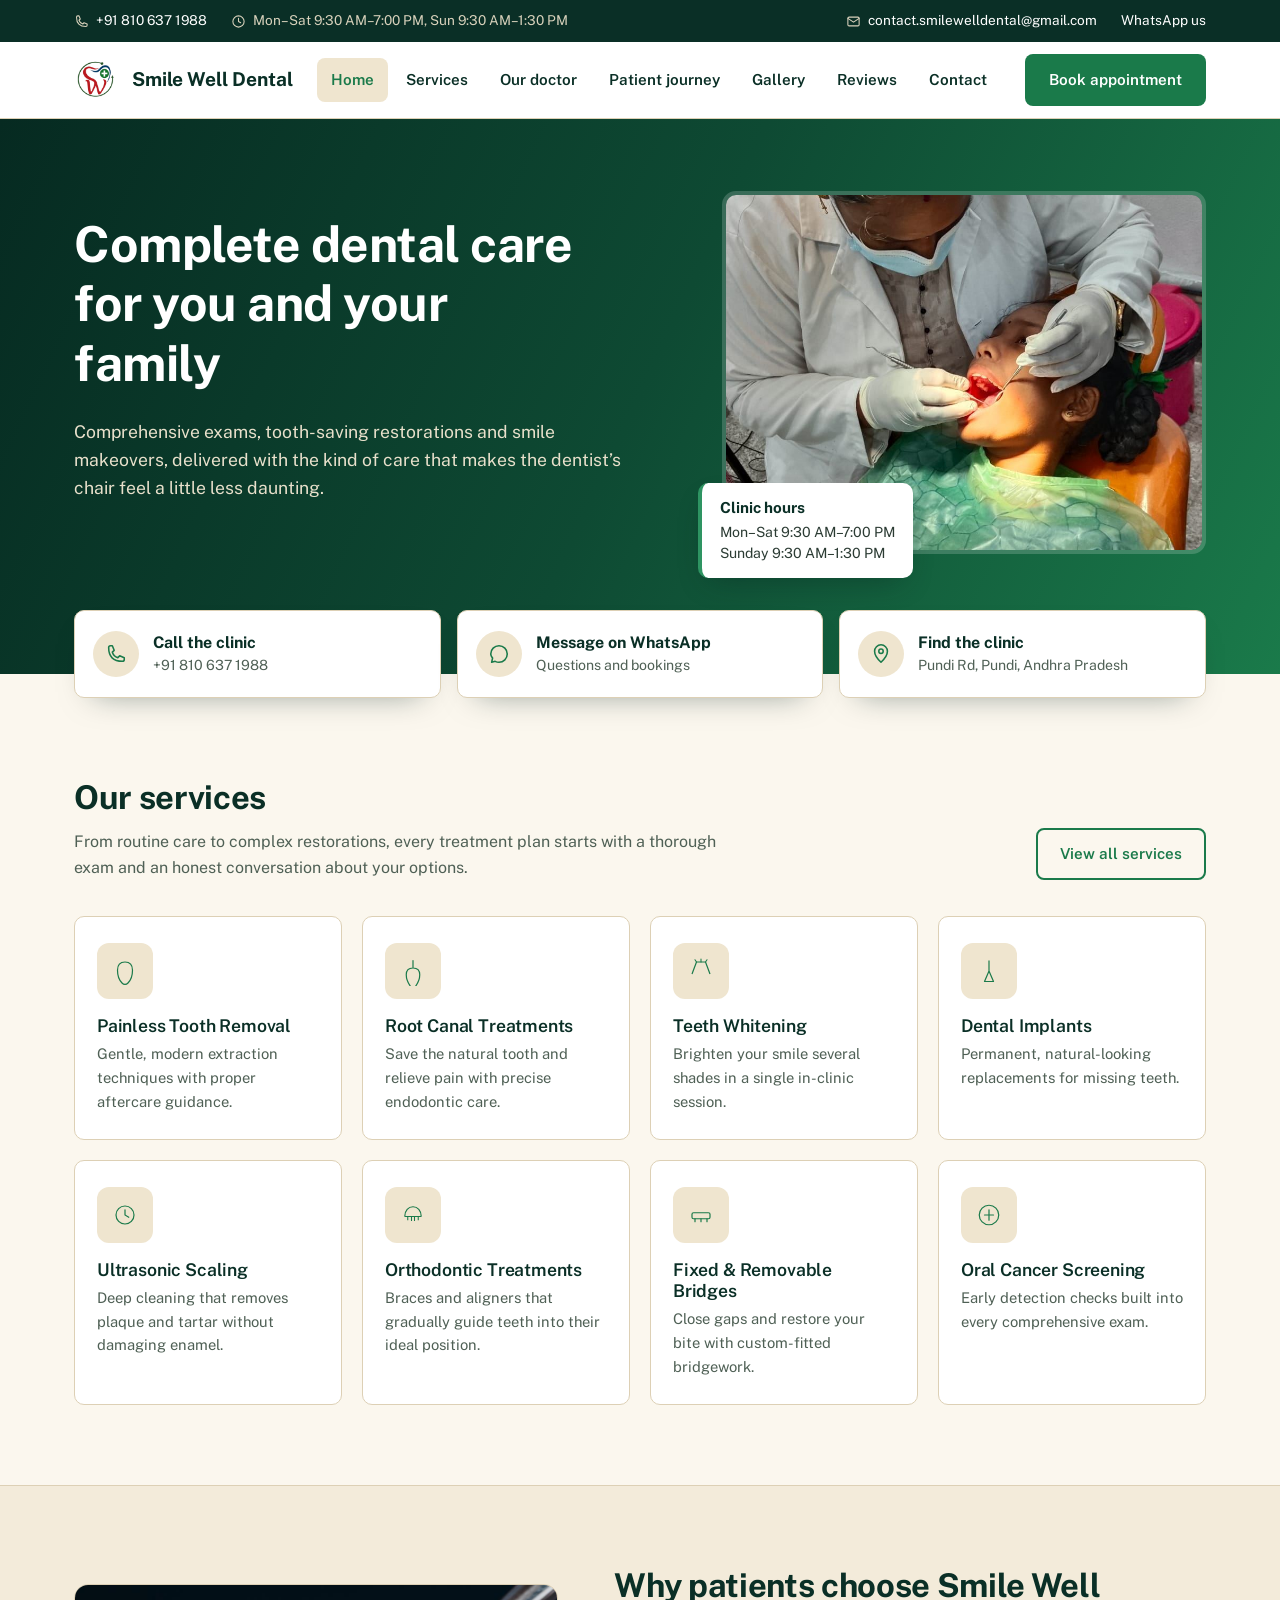
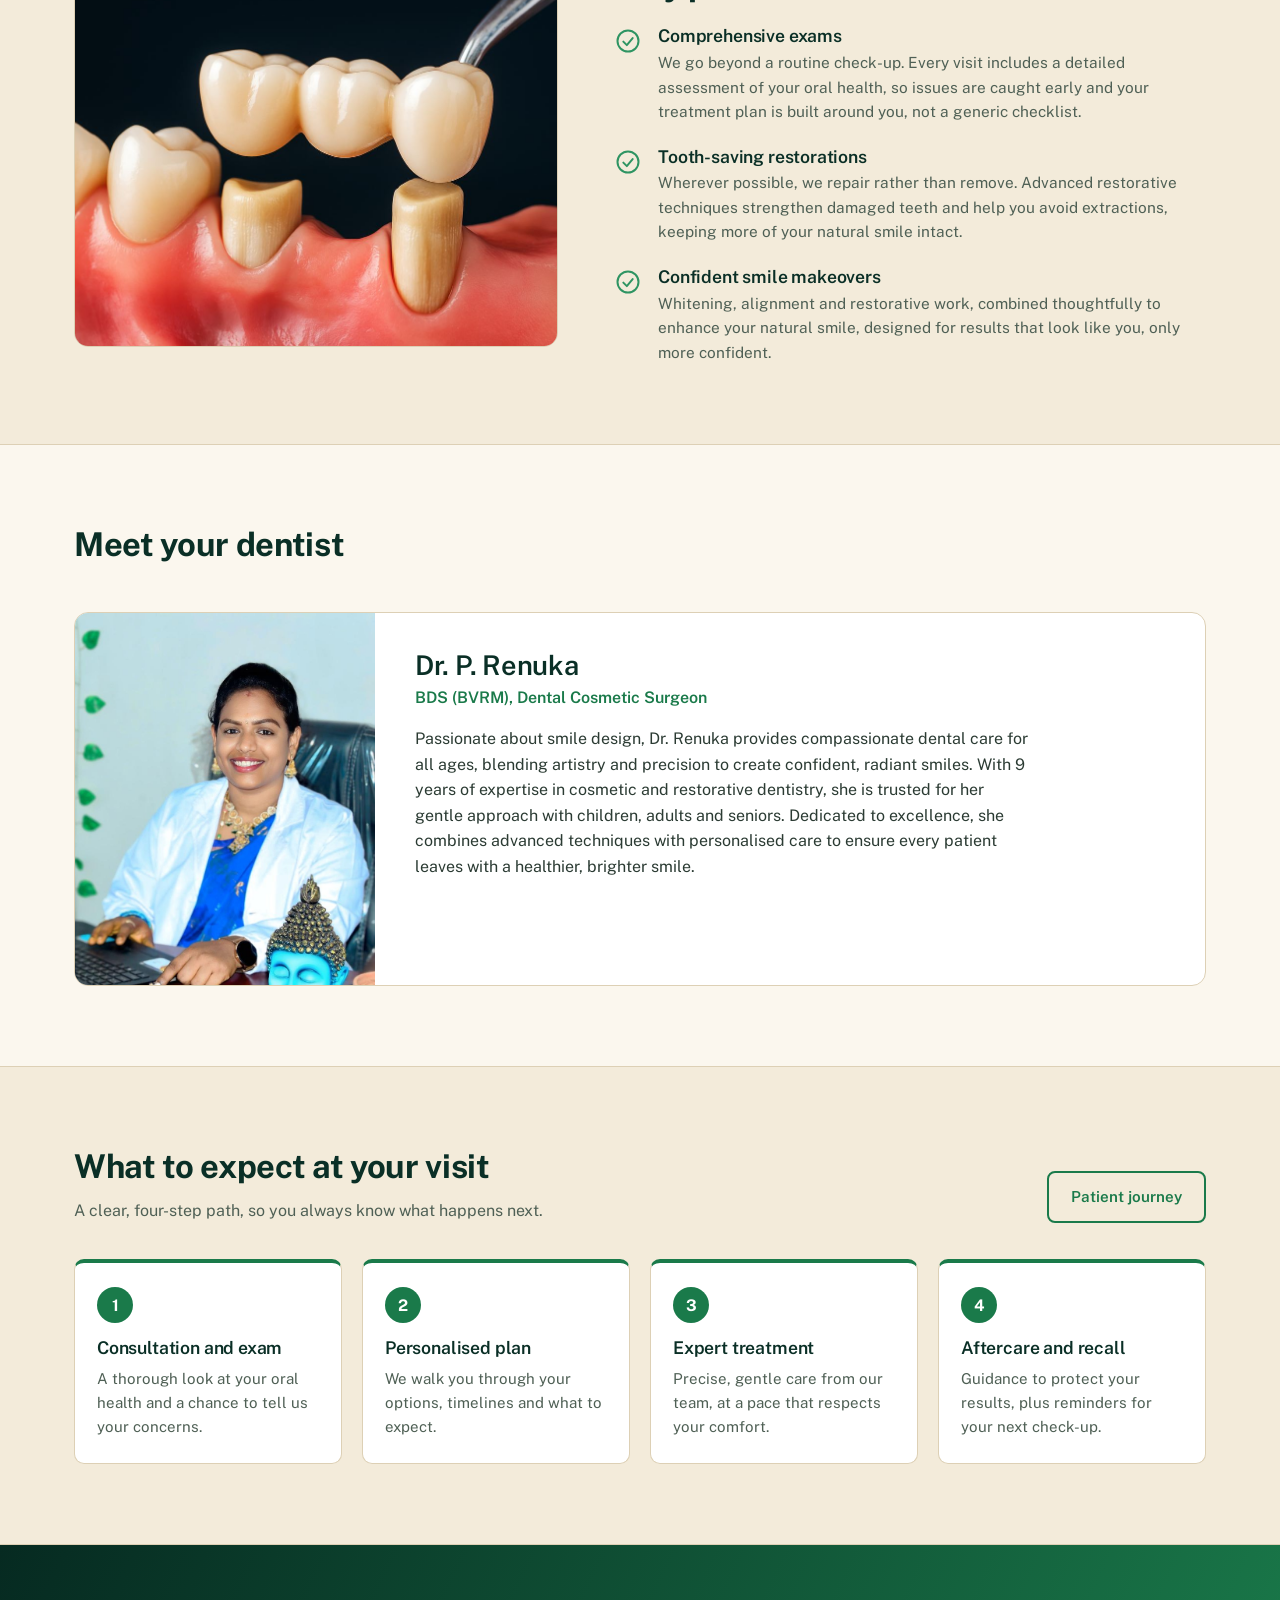
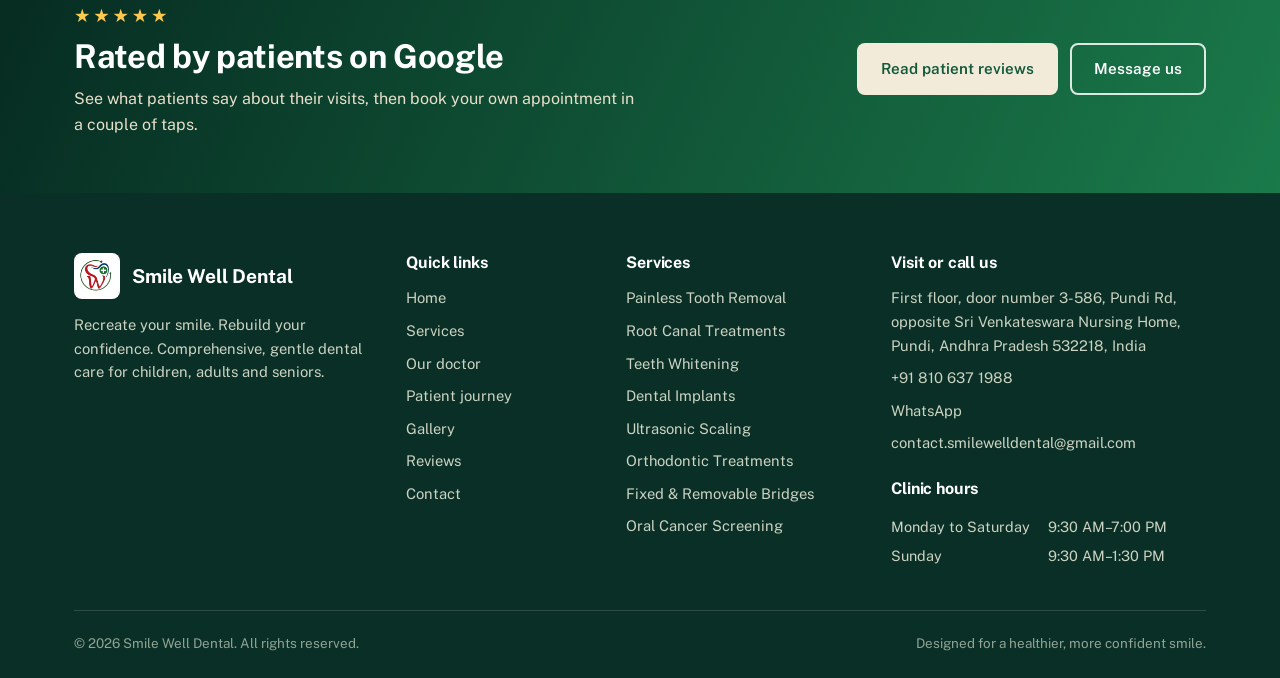
<file: index.html>
<!DOCTYPE html>
<html lang="en">
<head>
<meta charset="UTF-8">
<meta name="viewport" content="width=device-width, initial-scale=1.0">
<title>Smile Well Dental — Recreate Your Smile</title>
<meta name="description" content="Smile Well Dental — comprehensive exams, tooth-saving restorations and confident smile makeovers. Book your appointment by phone or WhatsApp.">
<link rel="preconnect" href="https://fonts.googleapis.com">
<link rel="preconnect" href="https://fonts.gstatic.com" crossorigin>
<link href="https://fonts.googleapis.com/css2?family=Public+Sans:wght@400;500;600;700&display=swap" rel="stylesheet">
<link rel="stylesheet" href="styles.css">
</head>
<body>

<div class="topbar">
  <div class="wrap">
    <ul>
      <li><svg viewBox="0 0 24 24" fill="none" stroke="currentColor" stroke-width="1.7" stroke-linecap="round" stroke-linejoin="round" aria-hidden="true" ><path d="M4 5c0-1 1-2 2-2h2l2 5-2 2c1 3 3 5 6 6l2-2 5 2v2c0 1-1 2-2 2C9 20 4 15 4 5z"/></svg><a href="tel:+918106371988">+91 810 637 1988</a></li>
      <li class="hide-sm"><svg viewBox="0 0 24 24" fill="none" stroke="currentColor" stroke-width="1.7" stroke-linecap="round" stroke-linejoin="round" aria-hidden="true" ><circle cx="12" cy="12" r="9"/><path d="M12 7v5l3.5 2"/></svg>Mon&ndash;Sat 9:30 AM&ndash;7:00 PM, Sun 9:30 AM&ndash;1:30 PM</li>
    </ul>
    <ul>
      <li class="hide-sm"><svg viewBox="0 0 24 24" fill="none" stroke="currentColor" stroke-width="1.7" stroke-linecap="round" stroke-linejoin="round" aria-hidden="true" ><rect x="3" y="5" width="18" height="14" rx="2"/><path d="M3 7l9 6 9-6"/></svg><a href="mailto:contact.smilewelldental@gmail.com">contact.smilewelldental@gmail.com</a></li>
      <li><a href="https://wa.me/918106371988" target="_blank" rel="noopener">WhatsApp us</a></li>
    </ul>
  </div>
</div>
<header class="site">
  <div class="wrap nav">
    <a href="index.html" class="brand" aria-label="Smile Well Dental, home">
      <img class="mark" src="logo.png" alt="">
      <span><b>Smile Well Dental</b></span>
    </a>
    <nav class="nav-links" id="navLinks" aria-label="Main">
      <a href="index.html" class="active" aria-current="page">Home</a><a href="treatments.html">Services</a><a href="dentist.html">Our doctor</a><a href="how-it-works.html">Patient journey</a><a href="gallery.html">Gallery</a><a href="reviews.html">Reviews</a><a href="contact.html">Contact</a>
    </nav>
    <div class="nav-cta">
      <a class="btn btn-primary" href="contact.html">Book appointment</a>
      <button class="hamburger" id="hamburger" aria-label="Toggle menu" aria-expanded="false" aria-controls="navLinks"><span></span><span></span><span></span></button>
    </div>
  </div>
</header>

<main>
<section class="hero">
  <div class="wrap hero-grid">
    <div class="hero-copy">
      <h1>Complete dental care for you and your family</h1>
      <p class="lead">Comprehensive exams, tooth-saving restorations and smile makeovers, delivered with the kind of care that makes the dentist&rsquo;s chair feel a little less daunting.</p>
    </div>
    <div class="hero-media">
      <img src="hero.jpg" alt="Dentist at Smile Well Dental treating a patient">
      <div class="hero-hours"><strong>Clinic hours</strong>Mon&ndash;Sat 9:30 AM&ndash;7:00 PM<br>Sunday 9:30 AM&ndash;1:30 PM</div>
    </div>
  </div>
</section>

<section class="quick">
  <div class="wrap quick-grid">
    <a class="quick-tile" href="tel:+918106371988"><span class="q-ico"><svg viewBox="0 0 24 24" fill="none" stroke="currentColor" stroke-width="1.7" stroke-linecap="round" stroke-linejoin="round" aria-hidden="true" ><path d="M4 5c0-1 1-2 2-2h2l2 5-2 2c1 3 3 5 6 6l2-2 5 2v2c0 1-1 2-2 2C9 20 4 15 4 5z"/></svg></span><span><b>Call the clinic</b>+91 810 637 1988</span></a>
    <a class="quick-tile" href="https://wa.me/918106371988" target="_blank" rel="noopener"><span class="q-ico"><svg viewBox="0 0 24 24" fill="none" stroke="currentColor" stroke-width="1.7" stroke-linecap="round" stroke-linejoin="round" aria-hidden="true" ><path d="M3 12c0-5 4-9 9-9s9 4 9 9-4 9-9 9c-1.5 0-3-.4-4.2-1L4 21l1-4.5C3.7 15 3 13.6 3 12z"/></svg></span><span><b>Message on WhatsApp</b>Questions and bookings</span></a>
    <a class="quick-tile" href="contact.html"><span class="q-ico"><svg viewBox="0 0 24 24" fill="none" stroke="currentColor" stroke-width="1.7" stroke-linecap="round" stroke-linejoin="round" aria-hidden="true" ><path d="M12 21s7-6.5 7-12a7 7 0 10-14 0c0 5.5 7 12 7 12z"/><circle cx="12" cy="9" r="2.4"/></svg></span><span><b>Find the clinic</b>Pundi Rd, Pundi, Andhra Pradesh</span></a>
  </div>
</section>

<section class="block">
  <div class="wrap">
    <div class="section-head"><div><h2>Our services</h2><p>From routine care to complex restorations, every treatment plan starts with a thorough exam and an honest conversation about your options.</p></div><a class="btn btn-outline" href="treatments.html">View all services</a></div>
    <div class="services-grid"><a class="service-card" href="treatments.html"><span class="ico-wrap"><svg class="ico" viewBox="0 0 40 40" fill="none"><path d="M20 8c-6 0-10 4-10 11 0 7 3 14 6 17 1.3 1.3 2.6 1.8 4 1.8s2.7-.5 4-1.8c3-3 6-10 6-17 0-7-4-11-10-11z" stroke="currentColor" stroke-width="1.6"/></svg></span><h3>Painless Tooth Removal</h3><p>Gentle, modern extraction techniques with proper aftercare guidance.</p></a><a class="service-card" href="treatments.html"><span class="ico-wrap"><svg class="ico" viewBox="0 0 40 40" fill="none"><path d="M20 6v10M20 16c-6 0-9 4-9 9 0 6 3 12 6 16M20 16c6 0 9 4 9 9 0 6-3 12-6 16" stroke="currentColor" stroke-width="1.6" stroke-linecap="round"/></svg></span><h3>Root Canal Treatments</h3><p>Save the natural tooth and relieve pain with precise endodontic care.</p></a><a class="service-card" href="treatments.html"><span class="ico-wrap"><svg class="ico" viewBox="0 0 40 40" fill="none"><path d="M8 24l6-16h12l6 16" stroke="currentColor" stroke-width="1.6" stroke-linejoin="round"/><path d="M20 8v-4M14 8l-2-3M26 8l2-3" stroke="currentColor" stroke-width="1.4" stroke-linecap="round"/></svg></span><h3>Teeth Whitening</h3><p>Brighten your smile several shades in a single in-clinic session.</p></a><a class="service-card" href="treatments.html"><span class="ico-wrap"><svg class="ico" viewBox="0 0 40 40" fill="none"><path d="M20 6v14M20 20l-6 14h12l-6-14z" stroke="currentColor" stroke-width="1.6" stroke-linejoin="round"/></svg></span><h3>Dental Implants</h3><p>Permanent, natural-looking replacements for missing teeth.</p></a><a class="service-card" href="treatments.html"><span class="ico-wrap"><svg class="ico" viewBox="0 0 40 40" fill="none"><circle cx="20" cy="20" r="12" stroke="currentColor" stroke-width="1.6"/><path d="M20 13v7l5 3" stroke="currentColor" stroke-width="1.6" stroke-linecap="round"/></svg></span><h3>Ultrasonic Scaling</h3><p>Deep cleaning that removes plaque and tartar without damaging enamel.</p></a><a class="service-card" href="treatments.html"><span class="ico-wrap"><svg class="ico" viewBox="0 0 40 40" fill="none"><path d="M9 22c0-8 5-13 11-13s11 5 11 13" stroke="currentColor" stroke-width="1.6"/><path d="M9 22h22M13 22v5M18 22v6M22 22v6M27 22v5" stroke="currentColor" stroke-width="1.4"/></svg></span><h3>Orthodontic Treatments</h3><p>Braces and aligners that gradually guide teeth into their ideal position.</p></a><a class="service-card" href="treatments.html"><span class="ico-wrap"><svg class="ico" viewBox="0 0 40 40" fill="none"><rect x="8" y="17" width="24" height="8" rx="2" stroke="currentColor" stroke-width="1.6"/><path d="M12 25v4M20 25v4M28 25v4" stroke="currentColor" stroke-width="1.6" stroke-linecap="round"/></svg></span><h3>Fixed &amp; Removable Bridges</h3><p>Close gaps and restore your bite with custom-fitted bridgework.</p></a><a class="service-card" href="treatments.html"><span class="ico-wrap"><svg class="ico" viewBox="0 0 40 40" fill="none"><circle cx="20" cy="20" r="13" stroke="currentColor" stroke-width="1.6"/><path d="M20 13v14M14 20h12" stroke="currentColor" stroke-width="1.6" stroke-linecap="round"/></svg></span><h3>Oral Cancer Screening</h3><p>Early detection checks built into every comprehensive exam.</p></a></div>
  </div>
</section>

<section class="block tint">
  <div class="wrap split">
    <div class="split-media"><img src="why-restorations.jpg" alt="Dental bridge restoration close-up"></div>
    <div>
      <h2>Why patients choose Smile Well</h2>
      <ul class="why-list"><li><svg viewBox="0 0 24 24" fill="none" stroke="currentColor" stroke-width="1.7" stroke-linecap="round" stroke-linejoin="round" aria-hidden="true" ><circle cx="12" cy="12" r="9"/><path d="M8 12.5l3 3 5-6"/></svg><div><h3>Comprehensive exams</h3><p>We go beyond a routine check-up. Every visit includes a detailed assessment of your oral health, so issues are caught early and your treatment plan is built around you, not a generic checklist.</p></div></li><li><svg viewBox="0 0 24 24" fill="none" stroke="currentColor" stroke-width="1.7" stroke-linecap="round" stroke-linejoin="round" aria-hidden="true" ><circle cx="12" cy="12" r="9"/><path d="M8 12.5l3 3 5-6"/></svg><div><h3>Tooth-saving restorations</h3><p>Wherever possible, we repair rather than remove. Advanced restorative techniques strengthen damaged teeth and help you avoid extractions, keeping more of your natural smile intact.</p></div></li><li><svg viewBox="0 0 24 24" fill="none" stroke="currentColor" stroke-width="1.7" stroke-linecap="round" stroke-linejoin="round" aria-hidden="true" ><circle cx="12" cy="12" r="9"/><path d="M8 12.5l3 3 5-6"/></svg><div><h3>Confident smile makeovers</h3><p>Whitening, alignment and restorative work, combined thoughtfully to enhance your natural smile, designed for results that look like you, only more confident.</p></div></li></ul>
    </div>
  </div>
</section>

<section class="block">
  <div class="wrap">
    <div class="section-head"><div><h2>Meet your dentist</h2></div></div>
    <div class="doctor-card">
      <div class="doctor-photo"><img src="dr-renuka.jpg" alt="Dr. P. Renuka, Dental Cosmetic Surgeon at Smile Well Dental"></div>
      <div class="doctor-info">
        <h3 class="doctor-name">Dr. P. Renuka</h3>
        <p class="doctor-title">BDS (BVRM), Dental Cosmetic Surgeon</p>
        <p>Passionate about smile design, Dr. Renuka provides compassionate dental care for all ages, blending artistry and precision to create confident, radiant smiles. With 9 years of expertise in cosmetic and restorative dentistry, she is trusted for her gentle approach with children, adults and seniors. Dedicated to excellence, she combines advanced techniques with personalised care to ensure every patient leaves with a healthier, brighter smile.</p>
        
      </div>
    </div>
  </div>
</section>

<section class="block tint">
  <div class="wrap">
    <div class="section-head"><div><h2>What to expect at your visit</h2><p>A clear, four-step path, so you always know what happens next.</p></div><a class="btn btn-outline" href="how-it-works.html">Patient journey</a></div>
    <ol class="steps"><li class="step"><span class="step-n">1</span><h3>Consultation and exam</h3><p>A thorough look at your oral health and a chance to tell us your concerns.</p></li><li class="step"><span class="step-n">2</span><h3>Personalised plan</h3><p>We walk you through your options, timelines and what to expect.</p></li><li class="step"><span class="step-n">3</span><h3>Expert treatment</h3><p>Precise, gentle care from our team, at a pace that respects your comfort.</p></li><li class="step"><span class="step-n">4</span><h3>Aftercare and recall</h3><p>Guidance to protect your results, plus reminders for your next check-up.</p></li></ol>
  </div>
</section>

<section class="block" id="homeReviews" hidden>
  <div class="wrap">
    <div class="section-head">
      <div><h2>What patients say</h2><p>Reviews shared by patients on our Google listing.</p></div>
      <a class="btn btn-outline" href="reviews.html">All reviews</a>
    </div>
    <div class="reviews-grid" data-reviews="3" data-hide-section></div>
  </div>
</section>

<section class="cta-band">
  <div class="wrap cta-inner">
    <div>
      <div class="stars" aria-label="Five stars">&#9733;&#9733;&#9733;&#9733;&#9733;</div>
      <h2>Rated by patients on Google</h2>
      <p>See what patients say about their visits, then book your own appointment in a couple of taps.</p>
    </div>
    <div class="cta-actions">
      <a class="btn btn-light" href="reviews.html">Read patient reviews</a>
      <a class="btn btn-outline-light" href="https://wa.me/918106371988" target="_blank" rel="noopener">Message us</a>
    </div>
  </div>
</section>
</main>

<footer>
  <div class="wrap">
    <div class="foot-grid">
      <div>
        <div class="brand"><img class="mark" src="logo.png" alt=""><span><b>Smile Well Dental</b></span></div>
        <p class="foot-about">Recreate your smile. Rebuild your confidence. Comprehensive, gentle dental care for children, adults and seniors.</p>
      </div>
      <div><h4>Quick links</h4><ul><li><a href="index.html">Home</a></li><li><a href="treatments.html">Services</a></li><li><a href="dentist.html">Our doctor</a></li><li><a href="how-it-works.html">Patient journey</a></li><li><a href="gallery.html">Gallery</a></li><li><a href="reviews.html">Reviews</a></li><li><a href="contact.html">Contact</a></li></ul></div>
      <div><h4>Services</h4><ul><li><a href="treatments.html">Painless Tooth Removal</a></li><li><a href="treatments.html">Root Canal Treatments</a></li><li><a href="treatments.html">Teeth Whitening</a></li><li><a href="treatments.html">Dental Implants</a></li><li><a href="treatments.html">Ultrasonic Scaling</a></li><li><a href="treatments.html">Orthodontic Treatments</a></li><li><a href="treatments.html">Fixed &amp; Removable Bridges</a></li><li><a href="treatments.html">Oral Cancer Screening</a></li></ul></div>
      <div>
        <h4>Visit or call us</h4>
        <ul class="foot-contact">
          <li>First floor, door number 3-586, Pundi Rd, opposite Sri Venkateswara Nursing Home, Pundi, Andhra Pradesh 532218, India</li>
          <li><a href="tel:+918106371988">+91 810 637 1988</a></li>
          <li><a href="https://wa.me/918106371988" target="_blank" rel="noopener">WhatsApp</a></li>
          <li><a href="mailto:contact.smilewelldental@gmail.com">contact.smilewelldental@gmail.com</a></li>
        </ul>
        <h4 class="mt">Clinic hours</h4>
        <table class="hours"><tr><td>Monday to Saturday</td><td>9:30 AM&ndash;7:00 PM</td></tr><tr><td>Sunday</td><td>9:30 AM&ndash;1:30 PM</td></tr></table>
      </div>
    </div>
    <div class="foot-bottom">
      <span>&copy; 2026 Smile Well Dental. All rights reserved.</span>
      <span>Designed for a healthier, more confident smile.</span>
    </div>
  </div>
</footer>

<script src="reviews-data.js"></script>
<script src="script.js"></script>
</body>
</html>
</file>
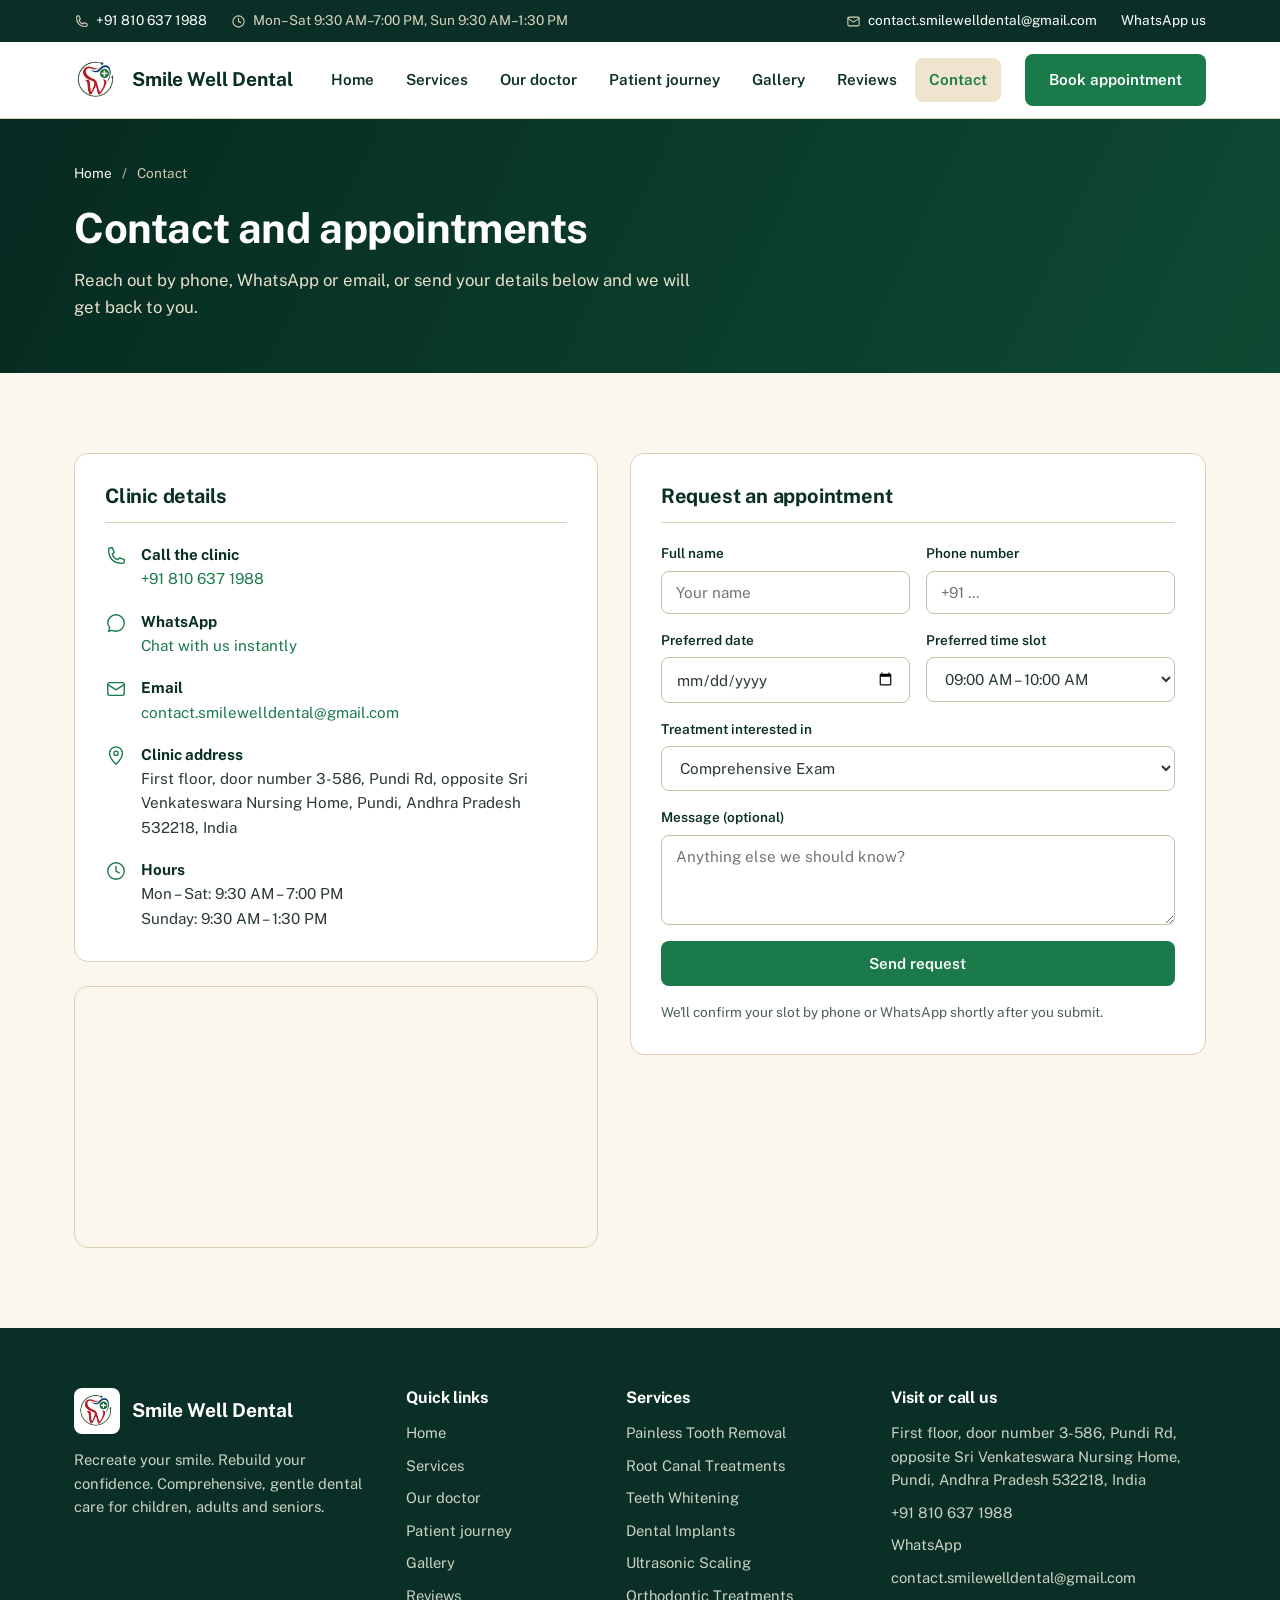
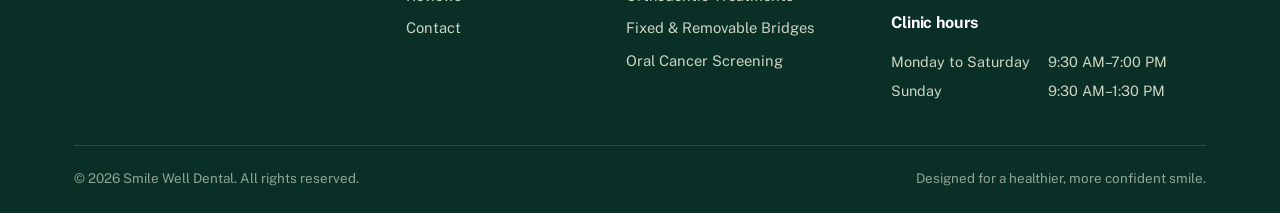
<file: contact.html>
<!DOCTYPE html>
<html lang="en">
<head>
<meta charset="UTF-8">
<meta name="viewport" content="width=device-width, initial-scale=1.0">
<title>Contact and Appointments — Smile Well Dental</title>
<meta name="description" content="Book an appointment at Smile Well Dental by phone, WhatsApp, email or the online request form.">
<link rel="preconnect" href="https://fonts.googleapis.com">
<link rel="preconnect" href="https://fonts.gstatic.com" crossorigin>
<link href="https://fonts.googleapis.com/css2?family=Public+Sans:wght@400;500;600;700&display=swap" rel="stylesheet">
<link rel="stylesheet" href="styles.css">
</head>
<body>

<div class="topbar">
  <div class="wrap">
    <ul>
      <li><svg viewBox="0 0 24 24" fill="none" stroke="currentColor" stroke-width="1.7" stroke-linecap="round" stroke-linejoin="round" aria-hidden="true" ><path d="M4 5c0-1 1-2 2-2h2l2 5-2 2c1 3 3 5 6 6l2-2 5 2v2c0 1-1 2-2 2C9 20 4 15 4 5z"/></svg><a href="tel:+918106371988">+91 810 637 1988</a></li>
      <li class="hide-sm"><svg viewBox="0 0 24 24" fill="none" stroke="currentColor" stroke-width="1.7" stroke-linecap="round" stroke-linejoin="round" aria-hidden="true" ><circle cx="12" cy="12" r="9"/><path d="M12 7v5l3.5 2"/></svg>Mon&ndash;Sat 9:30 AM&ndash;7:00 PM, Sun 9:30 AM&ndash;1:30 PM</li>
    </ul>
    <ul>
      <li class="hide-sm"><svg viewBox="0 0 24 24" fill="none" stroke="currentColor" stroke-width="1.7" stroke-linecap="round" stroke-linejoin="round" aria-hidden="true" ><rect x="3" y="5" width="18" height="14" rx="2"/><path d="M3 7l9 6 9-6"/></svg><a href="mailto:contact.smilewelldental@gmail.com">contact.smilewelldental@gmail.com</a></li>
      <li><a href="https://wa.me/918106371988" target="_blank" rel="noopener">WhatsApp us</a></li>
    </ul>
  </div>
</div>
<header class="site">
  <div class="wrap nav">
    <a href="index.html" class="brand" aria-label="Smile Well Dental, home">
      <img class="mark" src="logo.png" alt="">
      <span><b>Smile Well Dental</b></span>
    </a>
    <nav class="nav-links" id="navLinks" aria-label="Main">
      <a href="index.html">Home</a><a href="treatments.html">Services</a><a href="dentist.html">Our doctor</a><a href="how-it-works.html">Patient journey</a><a href="gallery.html">Gallery</a><a href="reviews.html">Reviews</a><a href="contact.html" class="active" aria-current="page">Contact</a>
    </nav>
    <div class="nav-cta">
      <a class="btn btn-primary" href="contact.html">Book appointment</a>
      <button class="hamburger" id="hamburger" aria-label="Toggle menu" aria-expanded="false" aria-controls="navLinks"><span></span><span></span><span></span></button>
    </div>
  </div>
</header>

<main>
<section class="page-banner">
  <div class="wrap">
    <nav class="crumbs" aria-label="Breadcrumb"><a href="index.html">Home</a><span aria-hidden="true">/</span><span aria-current="page">Contact</span></nav>
    <h1>Contact and appointments</h1>
    <p>Reach out by phone, WhatsApp or email, or send your details below and we will get back to you.</p>
  </div>
</section><section class="block"><div class="wrap contact-grid">
  <div>
    <div class="panel"><h2 class="panel-title">Clinic details</h2><ul class="contact-list">
          <li>
            <svg class="ic" viewBox="0 0 24 24" fill="none"><path d="M4 5c0-1 1-2 2-2h2l2 5-2 2c1 3 3 5 6 6l2-2 5 2v2c0 1-1 2-2 2C9 20 4 15 4 5z" stroke="currentColor" stroke-width="1.5"/></svg>
            <div><strong>Call the clinic</strong><br><a href="tel:+918106371988">+91 810 637 1988</a></div>
          </li>
          <li>
            <svg class="ic" viewBox="0 0 24 24" fill="none"><path d="M3 12c0-5 4-9 9-9s9 4 9 9-4 9-9 9c-1.5 0-3-.4-4.2-1L4 21l1-4.5C3.7 15 3 13.6 3 12z" stroke="currentColor" stroke-width="1.5"/></svg>
            <div><strong>WhatsApp</strong><br><a href="https://wa.me/918106371988" target="_blank" rel="noopener">Chat with us instantly</a></div>
          </li>
          <li>
            <svg class="ic" viewBox="0 0 24 24" fill="none"><rect x="3" y="5" width="18" height="14" rx="2" stroke="currentColor" stroke-width="1.5"/><path d="M3 7l9 6 9-6" stroke="currentColor" stroke-width="1.5"/></svg>
            <div><strong>Email</strong><br><a href="mailto:contact.smilewelldental@gmail.com">contact.smilewelldental@gmail.com</a></div>
          </li>
          <li>
            <svg class="ic" viewBox="0 0 24 24" fill="none"><path d="M12 21s7-6.5 7-12a7 7 0 10-14 0c0 5.5 7 12 7 12z" stroke="currentColor" stroke-width="1.5"/><circle cx="12" cy="9" r="2.4" stroke="currentColor" stroke-width="1.4"/></svg>
            <div><strong>Clinic address</strong><br>First floor, door number 3-586, Pundi Rd, opposite Sri Venkateswara Nursing Home, Pundi, Andhra Pradesh 532218, India</div>
          </li>
          <li>
            <svg class="ic" viewBox="0 0 24 24" fill="none"><circle cx="12" cy="12" r="9" stroke="currentColor" stroke-width="1.5"/><path d="M12 7v5l3.5 2" stroke="currentColor" stroke-width="1.5" stroke-linecap="round"/></svg>
            <div><strong>Hours</strong><br>Mon – Sat: 9:30 AM – 7:00 PM<br>Sunday: 9:30 AM – 1:30 PM</div>
          </li>
        </ul></div>
    <div class="map-embed"><iframe src="https://www.google.com/maps?q=Smile%20Well%20Dental%20Clinic%2C%20Pundi%20Rd%2C%20Pundi%2C%20Andhra%20Pradesh%20532218&output=embed" loading="lazy" title="Clinic location map"></iframe></div>
  </div>
  <div class="panel"><h2 class="panel-title">Request an appointment</h2><form id="bookingForm" action="https://script.google.com/macros/s/AKfycbyC19s0iWy3O0vgSBfULVed6jgsVrIoRekI6kcFAPOzQT6UJ2i1KK_Jy5XO6NwHrI2l/exec" method="POST" target="hidden_iframe">
          <div class="field">
            <label for="name">Full name</label>
            <input id="name" name="name" type="text" required placeholder="Your name">
          </div>
          <div class="field">
            <label for="phone">Phone number</label>
            <input id="phone" name="phone" type="tel" required placeholder="+91 ...">
          </div>
          <div class="field">
            <label for="date">Preferred date</label>
            <input id="date" name="date" type="date" required>
          </div>
          <div class="field">
            <label for="timeSlot">Preferred time slot</label>
            <select id="timeSlot" name="timeSlot" required>
              <option value="09:00 AM TO 10:00 AM">09:00 AM – 10:00 AM</option>
              <option value="10:00 AM TO 11:00 AM">10:00 AM – 11:00 AM</option>
              <option value="11:00 AM TO 12:00 PM">11:00 AM – 12:00 PM</option>
              <option value="12:00 PM TO 01:00 PM">12:00 PM – 01:00 PM</option>
              <option value="04:00 PM TO 05:00 PM">04:00 PM – 05:00 PM</option>
              <option value="05:00 PM TO 06:00 PM">05:00 PM – 06:00 PM</option>
              <option value="06:00 PM TO 07:00 PM">06:00 PM – 07:00 PM</option>
            </select>
          </div>
          <div class="field full">
            <label for="treatment">Treatment interested in</label>
            <select id="treatment" name="treatment">
              <option>Comprehensive Exam</option>
              <option>Painless Tooth Removal</option>
              <option>Root Canal Treatment</option>
              <option>Teeth Whitening</option>
              <option>Dental Implants</option>
              <option>Ultrasonic Scaling</option>
              <option>Orthodontic Treatment</option>
              <option>Fixed & Removable Bridges</option>
              <option>Oral Cancer Screening</option>
              <option>Not sure yet</option>
            </select>
          </div>
          <div class="field full">
            <label for="message">Message (optional)</label>
            <textarea id="message" name="message" placeholder="Anything else we should know?"></textarea>
          </div>
          <button type="submit" class="btn btn-primary" id="bookingSubmitBtn">Send request</button>
          <p id="bookingStatus" class="form-note">We'll confirm your slot by phone or WhatsApp shortly after you submit.</p>
        </form>
        <iframe name="hidden_iframe" style="display:none;" title="submission handler"></iframe></div>
</div></section>
</main>

<footer>
  <div class="wrap">
    <div class="foot-grid">
      <div>
        <div class="brand"><img class="mark" src="logo.png" alt=""><span><b>Smile Well Dental</b></span></div>
        <p class="foot-about">Recreate your smile. Rebuild your confidence. Comprehensive, gentle dental care for children, adults and seniors.</p>
      </div>
      <div><h4>Quick links</h4><ul><li><a href="index.html">Home</a></li><li><a href="treatments.html">Services</a></li><li><a href="dentist.html">Our doctor</a></li><li><a href="how-it-works.html">Patient journey</a></li><li><a href="gallery.html">Gallery</a></li><li><a href="reviews.html">Reviews</a></li><li><a href="contact.html">Contact</a></li></ul></div>
      <div><h4>Services</h4><ul><li><a href="treatments.html">Painless Tooth Removal</a></li><li><a href="treatments.html">Root Canal Treatments</a></li><li><a href="treatments.html">Teeth Whitening</a></li><li><a href="treatments.html">Dental Implants</a></li><li><a href="treatments.html">Ultrasonic Scaling</a></li><li><a href="treatments.html">Orthodontic Treatments</a></li><li><a href="treatments.html">Fixed &amp; Removable Bridges</a></li><li><a href="treatments.html">Oral Cancer Screening</a></li></ul></div>
      <div>
        <h4>Visit or call us</h4>
        <ul class="foot-contact">
          <li>First floor, door number 3-586, Pundi Rd, opposite Sri Venkateswara Nursing Home, Pundi, Andhra Pradesh 532218, India</li>
          <li><a href="tel:+918106371988">+91 810 637 1988</a></li>
          <li><a href="https://wa.me/918106371988" target="_blank" rel="noopener">WhatsApp</a></li>
          <li><a href="mailto:contact.smilewelldental@gmail.com">contact.smilewelldental@gmail.com</a></li>
        </ul>
        <h4 class="mt">Clinic hours</h4>
        <table class="hours"><tr><td>Monday to Saturday</td><td>9:30 AM&ndash;7:00 PM</td></tr><tr><td>Sunday</td><td>9:30 AM&ndash;1:30 PM</td></tr></table>
      </div>
    </div>
    <div class="foot-bottom">
      <span>&copy; 2026 Smile Well Dental. All rights reserved.</span>
      <span>Designed for a healthier, more confident smile.</span>
    </div>
  </div>
</footer>

<script src="reviews-data.js"></script>
<script src="script.js"></script>
</body>
</html>
</file>
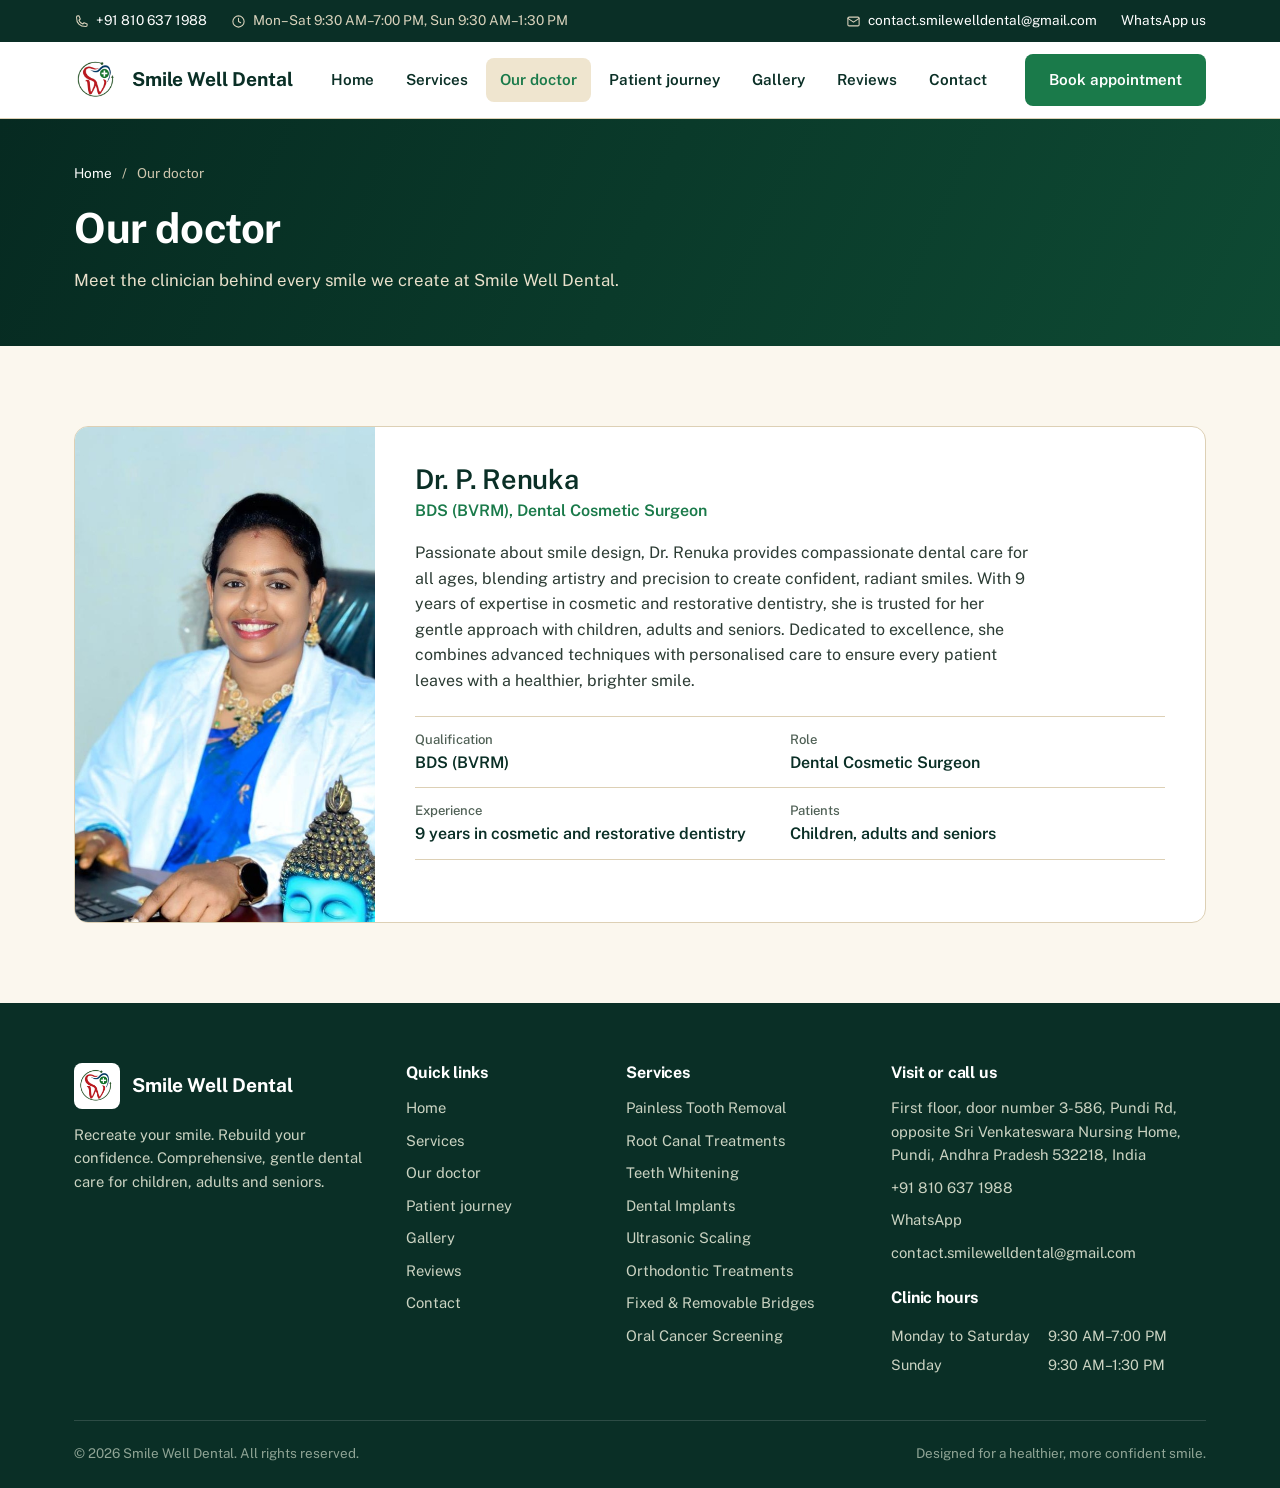
<file: dentist.html>
<!DOCTYPE html>
<html lang="en">
<head>
<meta charset="UTF-8">
<meta name="viewport" content="width=device-width, initial-scale=1.0">
<title>Our Doctor — Smile Well Dental</title>
<meta name="description" content="Meet Dr. P. Renuka, BDS, dental cosmetic surgeon at Smile Well Dental with 9 years of experience in cosmetic and restorative dentistry.">
<link rel="preconnect" href="https://fonts.googleapis.com">
<link rel="preconnect" href="https://fonts.gstatic.com" crossorigin>
<link href="https://fonts.googleapis.com/css2?family=Public+Sans:wght@400;500;600;700&display=swap" rel="stylesheet">
<link rel="stylesheet" href="styles.css">
</head>
<body>

<div class="topbar">
  <div class="wrap">
    <ul>
      <li><svg viewBox="0 0 24 24" fill="none" stroke="currentColor" stroke-width="1.7" stroke-linecap="round" stroke-linejoin="round" aria-hidden="true" ><path d="M4 5c0-1 1-2 2-2h2l2 5-2 2c1 3 3 5 6 6l2-2 5 2v2c0 1-1 2-2 2C9 20 4 15 4 5z"/></svg><a href="tel:+918106371988">+91 810 637 1988</a></li>
      <li class="hide-sm"><svg viewBox="0 0 24 24" fill="none" stroke="currentColor" stroke-width="1.7" stroke-linecap="round" stroke-linejoin="round" aria-hidden="true" ><circle cx="12" cy="12" r="9"/><path d="M12 7v5l3.5 2"/></svg>Mon&ndash;Sat 9:30 AM&ndash;7:00 PM, Sun 9:30 AM&ndash;1:30 PM</li>
    </ul>
    <ul>
      <li class="hide-sm"><svg viewBox="0 0 24 24" fill="none" stroke="currentColor" stroke-width="1.7" stroke-linecap="round" stroke-linejoin="round" aria-hidden="true" ><rect x="3" y="5" width="18" height="14" rx="2"/><path d="M3 7l9 6 9-6"/></svg><a href="mailto:contact.smilewelldental@gmail.com">contact.smilewelldental@gmail.com</a></li>
      <li><a href="https://wa.me/918106371988" target="_blank" rel="noopener">WhatsApp us</a></li>
    </ul>
  </div>
</div>
<header class="site">
  <div class="wrap nav">
    <a href="index.html" class="brand" aria-label="Smile Well Dental, home">
      <img class="mark" src="logo.png" alt="">
      <span><b>Smile Well Dental</b></span>
    </a>
    <nav class="nav-links" id="navLinks" aria-label="Main">
      <a href="index.html">Home</a><a href="treatments.html">Services</a><a href="dentist.html" class="active" aria-current="page">Our doctor</a><a href="how-it-works.html">Patient journey</a><a href="gallery.html">Gallery</a><a href="reviews.html">Reviews</a><a href="contact.html">Contact</a>
    </nav>
    <div class="nav-cta">
      <a class="btn btn-primary" href="contact.html">Book appointment</a>
      <button class="hamburger" id="hamburger" aria-label="Toggle menu" aria-expanded="false" aria-controls="navLinks"><span></span><span></span><span></span></button>
    </div>
  </div>
</header>

<main>
<section class="page-banner">
  <div class="wrap">
    <nav class="crumbs" aria-label="Breadcrumb"><a href="index.html">Home</a><span aria-hidden="true">/</span><span aria-current="page">Our doctor</span></nav>
    <h1>Our doctor</h1>
    <p>Meet the clinician behind every smile we create at Smile Well Dental.</p>
  </div>
</section><section class="block"><div class="wrap"><div class="doctor-card">
      <div class="doctor-photo"><img src="dr-renuka.jpg" alt="Dr. P. Renuka, Dental Cosmetic Surgeon at Smile Well Dental"></div>
      <div class="doctor-info">
        <h3 class="doctor-name">Dr. P. Renuka</h3>
        <p class="doctor-title">BDS (BVRM), Dental Cosmetic Surgeon</p>
        <p>Passionate about smile design, Dr. Renuka provides compassionate dental care for all ages, blending artistry and precision to create confident, radiant smiles. With 9 years of expertise in cosmetic and restorative dentistry, she is trusted for her gentle approach with children, adults and seniors. Dedicated to excellence, she combines advanced techniques with personalised care to ensure every patient leaves with a healthier, brighter smile.</p>
        <dl class="facts">
        <div><dt>Qualification</dt><dd>BDS (BVRM)</dd></div>
        <div><dt>Role</dt><dd>Dental Cosmetic Surgeon</dd></div>
        <div><dt>Experience</dt><dd>9 years in cosmetic and restorative dentistry</dd></div>
        <div><dt>Patients</dt><dd>Children, adults and seniors</dd></div>
      </dl>
      </div>
    </div></div></section>
</main>

<footer>
  <div class="wrap">
    <div class="foot-grid">
      <div>
        <div class="brand"><img class="mark" src="logo.png" alt=""><span><b>Smile Well Dental</b></span></div>
        <p class="foot-about">Recreate your smile. Rebuild your confidence. Comprehensive, gentle dental care for children, adults and seniors.</p>
      </div>
      <div><h4>Quick links</h4><ul><li><a href="index.html">Home</a></li><li><a href="treatments.html">Services</a></li><li><a href="dentist.html">Our doctor</a></li><li><a href="how-it-works.html">Patient journey</a></li><li><a href="gallery.html">Gallery</a></li><li><a href="reviews.html">Reviews</a></li><li><a href="contact.html">Contact</a></li></ul></div>
      <div><h4>Services</h4><ul><li><a href="treatments.html">Painless Tooth Removal</a></li><li><a href="treatments.html">Root Canal Treatments</a></li><li><a href="treatments.html">Teeth Whitening</a></li><li><a href="treatments.html">Dental Implants</a></li><li><a href="treatments.html">Ultrasonic Scaling</a></li><li><a href="treatments.html">Orthodontic Treatments</a></li><li><a href="treatments.html">Fixed &amp; Removable Bridges</a></li><li><a href="treatments.html">Oral Cancer Screening</a></li></ul></div>
      <div>
        <h4>Visit or call us</h4>
        <ul class="foot-contact">
          <li>First floor, door number 3-586, Pundi Rd, opposite Sri Venkateswara Nursing Home, Pundi, Andhra Pradesh 532218, India</li>
          <li><a href="tel:+918106371988">+91 810 637 1988</a></li>
          <li><a href="https://wa.me/918106371988" target="_blank" rel="noopener">WhatsApp</a></li>
          <li><a href="mailto:contact.smilewelldental@gmail.com">contact.smilewelldental@gmail.com</a></li>
        </ul>
        <h4 class="mt">Clinic hours</h4>
        <table class="hours"><tr><td>Monday to Saturday</td><td>9:30 AM&ndash;7:00 PM</td></tr><tr><td>Sunday</td><td>9:30 AM&ndash;1:30 PM</td></tr></table>
      </div>
    </div>
    <div class="foot-bottom">
      <span>&copy; 2026 Smile Well Dental. All rights reserved.</span>
      <span>Designed for a healthier, more confident smile.</span>
    </div>
  </div>
</footer>

<script src="reviews-data.js"></script>
<script src="script.js"></script>
</body>
</html>
</file>
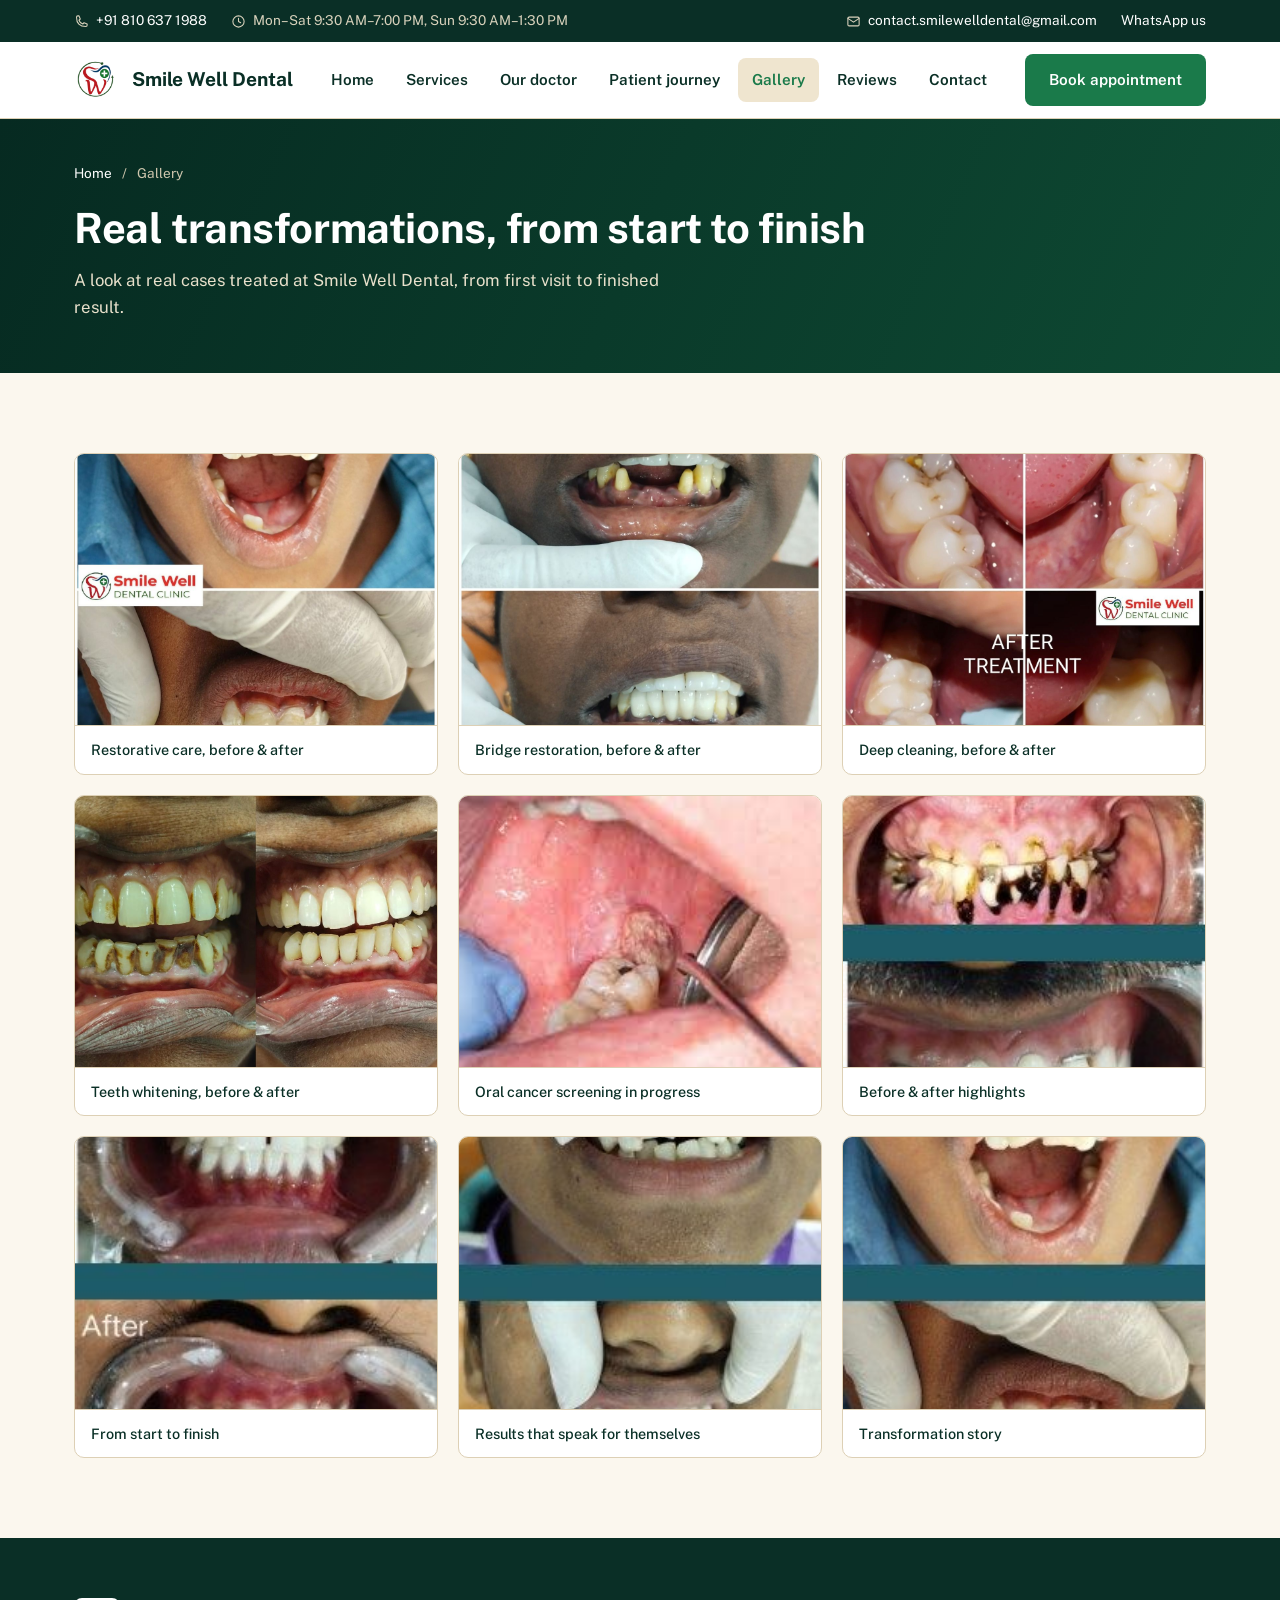
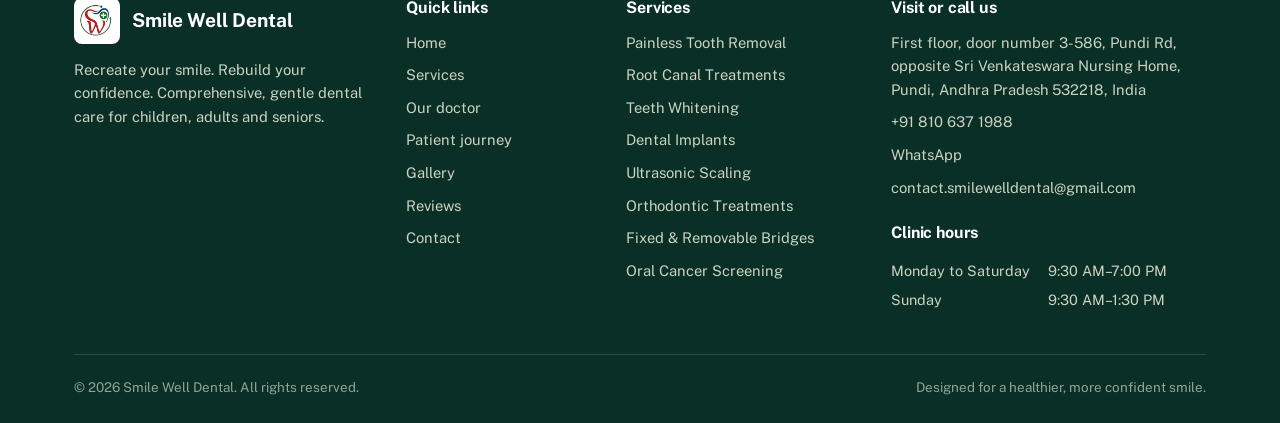
<file: gallery.html>
<!DOCTYPE html>
<html lang="en">
<head>
<meta charset="UTF-8">
<meta name="viewport" content="width=device-width, initial-scale=1.0">
<title>Gallery — Smile Well Dental</title>
<meta name="description" content="Real before-and-after cases treated at Smile Well Dental.">
<link rel="preconnect" href="https://fonts.googleapis.com">
<link rel="preconnect" href="https://fonts.gstatic.com" crossorigin>
<link href="https://fonts.googleapis.com/css2?family=Public+Sans:wght@400;500;600;700&display=swap" rel="stylesheet">
<link rel="stylesheet" href="styles.css">
</head>
<body>

<div class="topbar">
  <div class="wrap">
    <ul>
      <li><svg viewBox="0 0 24 24" fill="none" stroke="currentColor" stroke-width="1.7" stroke-linecap="round" stroke-linejoin="round" aria-hidden="true" ><path d="M4 5c0-1 1-2 2-2h2l2 5-2 2c1 3 3 5 6 6l2-2 5 2v2c0 1-1 2-2 2C9 20 4 15 4 5z"/></svg><a href="tel:+918106371988">+91 810 637 1988</a></li>
      <li class="hide-sm"><svg viewBox="0 0 24 24" fill="none" stroke="currentColor" stroke-width="1.7" stroke-linecap="round" stroke-linejoin="round" aria-hidden="true" ><circle cx="12" cy="12" r="9"/><path d="M12 7v5l3.5 2"/></svg>Mon&ndash;Sat 9:30 AM&ndash;7:00 PM, Sun 9:30 AM&ndash;1:30 PM</li>
    </ul>
    <ul>
      <li class="hide-sm"><svg viewBox="0 0 24 24" fill="none" stroke="currentColor" stroke-width="1.7" stroke-linecap="round" stroke-linejoin="round" aria-hidden="true" ><rect x="3" y="5" width="18" height="14" rx="2"/><path d="M3 7l9 6 9-6"/></svg><a href="mailto:contact.smilewelldental@gmail.com">contact.smilewelldental@gmail.com</a></li>
      <li><a href="https://wa.me/918106371988" target="_blank" rel="noopener">WhatsApp us</a></li>
    </ul>
  </div>
</div>
<header class="site">
  <div class="wrap nav">
    <a href="index.html" class="brand" aria-label="Smile Well Dental, home">
      <img class="mark" src="logo.png" alt="">
      <span><b>Smile Well Dental</b></span>
    </a>
    <nav class="nav-links" id="navLinks" aria-label="Main">
      <a href="index.html">Home</a><a href="treatments.html">Services</a><a href="dentist.html">Our doctor</a><a href="how-it-works.html">Patient journey</a><a href="gallery.html" class="active" aria-current="page">Gallery</a><a href="reviews.html">Reviews</a><a href="contact.html">Contact</a>
    </nav>
    <div class="nav-cta">
      <a class="btn btn-primary" href="contact.html">Book appointment</a>
      <button class="hamburger" id="hamburger" aria-label="Toggle menu" aria-expanded="false" aria-controls="navLinks"><span></span><span></span><span></span></button>
    </div>
  </div>
</header>

<main>
<section class="page-banner">
  <div class="wrap">
    <nav class="crumbs" aria-label="Breadcrumb"><a href="index.html">Home</a><span aria-hidden="true">/</span><span aria-current="page">Gallery</span></nav>
    <h1>Real transformations, from start to finish</h1>
    <p>A look at real cases treated at Smile Well Dental, from first visit to finished result.</p>
  </div>
</section><section class="block"><div class="wrap"><div class="gallery-grid"><figure class="gallery-slot"><img src="gallery-1.jpg" alt="Child's dental treatment, before and after" loading="lazy"><figcaption>Restorative care, before &amp; after</figcaption></figure><figure class="gallery-slot"><img src="gallery-2.jpg" alt="Full mouth bridge restoration, before and after" loading="lazy"><figcaption>Bridge restoration, before &amp; after</figcaption></figure><figure class="gallery-slot"><img src="gallery-3.jpg" alt="Teeth cleaning and stain removal, before and after" loading="lazy"><figcaption>Deep cleaning, before &amp; after</figcaption></figure><figure class="gallery-slot"><img src="gallery-4.jpg" alt="Teeth whitening, before and after" loading="lazy"><figcaption>Teeth whitening, before &amp; after</figcaption></figure><figure class="gallery-slot"><img src="gallery-5.jpg" alt="Oral cancer screening in progress" loading="lazy"><figcaption>Oral cancer screening in progress</figcaption></figure><figure class="gallery-slot"><img src="gallery-6.jpg" alt="Before and after highlights of a full smile restoration" loading="lazy"><figcaption>Before &amp; after highlights</figcaption></figure><figure class="gallery-slot"><img src="gallery-7.jpg" alt="Start to finish orthodontic gap closure, before and after" loading="lazy"><figcaption>From start to finish</figcaption></figure><figure class="gallery-slot"><img src="gallery-8.jpg" alt="Chipped tooth restoration results, before and after" loading="lazy"><figcaption>Results that speak for themselves</figcaption></figure><figure class="gallery-slot"><img src="gallery-9.jpg" alt="Full smile transformation story, before and after" loading="lazy"><figcaption>Transformation story</figcaption></figure></div></div></section>
</main>

<footer>
  <div class="wrap">
    <div class="foot-grid">
      <div>
        <div class="brand"><img class="mark" src="logo.png" alt=""><span><b>Smile Well Dental</b></span></div>
        <p class="foot-about">Recreate your smile. Rebuild your confidence. Comprehensive, gentle dental care for children, adults and seniors.</p>
      </div>
      <div><h4>Quick links</h4><ul><li><a href="index.html">Home</a></li><li><a href="treatments.html">Services</a></li><li><a href="dentist.html">Our doctor</a></li><li><a href="how-it-works.html">Patient journey</a></li><li><a href="gallery.html">Gallery</a></li><li><a href="reviews.html">Reviews</a></li><li><a href="contact.html">Contact</a></li></ul></div>
      <div><h4>Services</h4><ul><li><a href="treatments.html">Painless Tooth Removal</a></li><li><a href="treatments.html">Root Canal Treatments</a></li><li><a href="treatments.html">Teeth Whitening</a></li><li><a href="treatments.html">Dental Implants</a></li><li><a href="treatments.html">Ultrasonic Scaling</a></li><li><a href="treatments.html">Orthodontic Treatments</a></li><li><a href="treatments.html">Fixed &amp; Removable Bridges</a></li><li><a href="treatments.html">Oral Cancer Screening</a></li></ul></div>
      <div>
        <h4>Visit or call us</h4>
        <ul class="foot-contact">
          <li>First floor, door number 3-586, Pundi Rd, opposite Sri Venkateswara Nursing Home, Pundi, Andhra Pradesh 532218, India</li>
          <li><a href="tel:+918106371988">+91 810 637 1988</a></li>
          <li><a href="https://wa.me/918106371988" target="_blank" rel="noopener">WhatsApp</a></li>
          <li><a href="mailto:contact.smilewelldental@gmail.com">contact.smilewelldental@gmail.com</a></li>
        </ul>
        <h4 class="mt">Clinic hours</h4>
        <table class="hours"><tr><td>Monday to Saturday</td><td>9:30 AM&ndash;7:00 PM</td></tr><tr><td>Sunday</td><td>9:30 AM&ndash;1:30 PM</td></tr></table>
      </div>
    </div>
    <div class="foot-bottom">
      <span>&copy; 2026 Smile Well Dental. All rights reserved.</span>
      <span>Designed for a healthier, more confident smile.</span>
    </div>
  </div>
</footer>

<script src="reviews-data.js"></script>
<script src="script.js"></script>
</body>
</html>
</file>
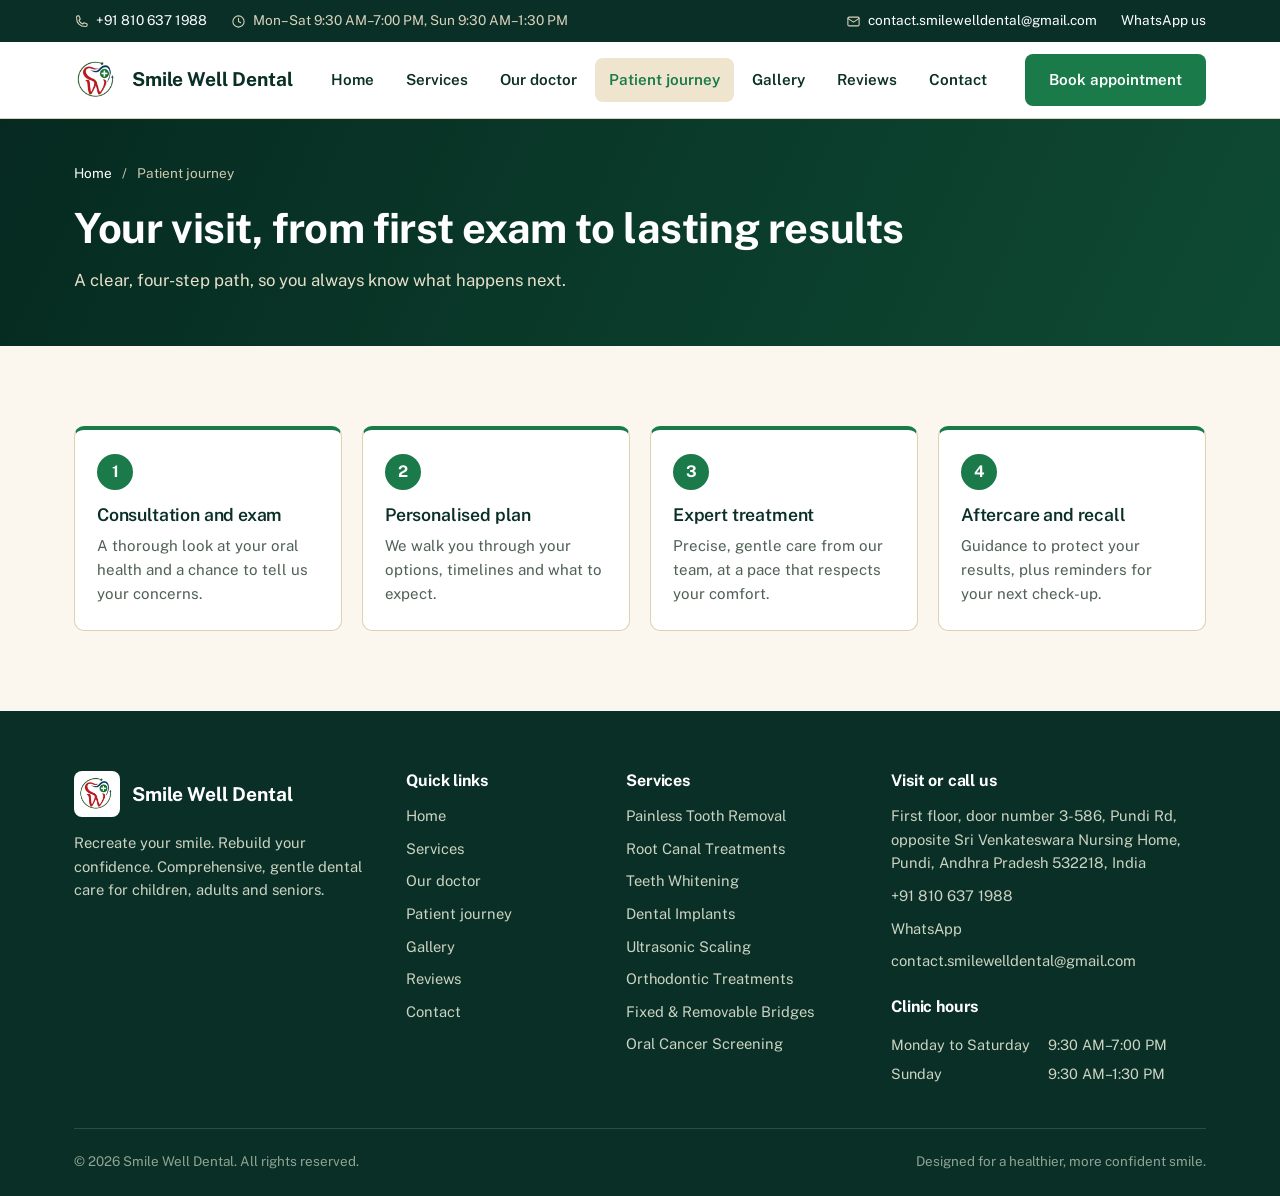
<file: how-it-works.html>
<!DOCTYPE html>
<html lang="en">
<head>
<meta charset="UTF-8">
<meta name="viewport" content="width=device-width, initial-scale=1.0">
<title>Patient Journey — Smile Well Dental</title>
<meta name="description" content="Your visit at Smile Well Dental, from first exam to lasting results: consultation, personalised plan, expert treatment and aftercare.">
<link rel="preconnect" href="https://fonts.googleapis.com">
<link rel="preconnect" href="https://fonts.gstatic.com" crossorigin>
<link href="https://fonts.googleapis.com/css2?family=Public+Sans:wght@400;500;600;700&display=swap" rel="stylesheet">
<link rel="stylesheet" href="styles.css">
</head>
<body>

<div class="topbar">
  <div class="wrap">
    <ul>
      <li><svg viewBox="0 0 24 24" fill="none" stroke="currentColor" stroke-width="1.7" stroke-linecap="round" stroke-linejoin="round" aria-hidden="true" ><path d="M4 5c0-1 1-2 2-2h2l2 5-2 2c1 3 3 5 6 6l2-2 5 2v2c0 1-1 2-2 2C9 20 4 15 4 5z"/></svg><a href="tel:+918106371988">+91 810 637 1988</a></li>
      <li class="hide-sm"><svg viewBox="0 0 24 24" fill="none" stroke="currentColor" stroke-width="1.7" stroke-linecap="round" stroke-linejoin="round" aria-hidden="true" ><circle cx="12" cy="12" r="9"/><path d="M12 7v5l3.5 2"/></svg>Mon&ndash;Sat 9:30 AM&ndash;7:00 PM, Sun 9:30 AM&ndash;1:30 PM</li>
    </ul>
    <ul>
      <li class="hide-sm"><svg viewBox="0 0 24 24" fill="none" stroke="currentColor" stroke-width="1.7" stroke-linecap="round" stroke-linejoin="round" aria-hidden="true" ><rect x="3" y="5" width="18" height="14" rx="2"/><path d="M3 7l9 6 9-6"/></svg><a href="mailto:contact.smilewelldental@gmail.com">contact.smilewelldental@gmail.com</a></li>
      <li><a href="https://wa.me/918106371988" target="_blank" rel="noopener">WhatsApp us</a></li>
    </ul>
  </div>
</div>
<header class="site">
  <div class="wrap nav">
    <a href="index.html" class="brand" aria-label="Smile Well Dental, home">
      <img class="mark" src="logo.png" alt="">
      <span><b>Smile Well Dental</b></span>
    </a>
    <nav class="nav-links" id="navLinks" aria-label="Main">
      <a href="index.html">Home</a><a href="treatments.html">Services</a><a href="dentist.html">Our doctor</a><a href="how-it-works.html" class="active" aria-current="page">Patient journey</a><a href="gallery.html">Gallery</a><a href="reviews.html">Reviews</a><a href="contact.html">Contact</a>
    </nav>
    <div class="nav-cta">
      <a class="btn btn-primary" href="contact.html">Book appointment</a>
      <button class="hamburger" id="hamburger" aria-label="Toggle menu" aria-expanded="false" aria-controls="navLinks"><span></span><span></span><span></span></button>
    </div>
  </div>
</header>

<main>
<section class="page-banner">
  <div class="wrap">
    <nav class="crumbs" aria-label="Breadcrumb"><a href="index.html">Home</a><span aria-hidden="true">/</span><span aria-current="page">Patient journey</span></nav>
    <h1>Your visit, from first exam to lasting results</h1>
    <p>A clear, four-step path, so you always know what happens next.</p>
  </div>
</section><section class="block"><div class="wrap"><ol class="steps"><li class="step"><span class="step-n">1</span><h3>Consultation and exam</h3><p>A thorough look at your oral health and a chance to tell us your concerns.</p></li><li class="step"><span class="step-n">2</span><h3>Personalised plan</h3><p>We walk you through your options, timelines and what to expect.</p></li><li class="step"><span class="step-n">3</span><h3>Expert treatment</h3><p>Precise, gentle care from our team, at a pace that respects your comfort.</p></li><li class="step"><span class="step-n">4</span><h3>Aftercare and recall</h3><p>Guidance to protect your results, plus reminders for your next check-up.</p></li></ol></div></section>
</main>

<footer>
  <div class="wrap">
    <div class="foot-grid">
      <div>
        <div class="brand"><img class="mark" src="logo.png" alt=""><span><b>Smile Well Dental</b></span></div>
        <p class="foot-about">Recreate your smile. Rebuild your confidence. Comprehensive, gentle dental care for children, adults and seniors.</p>
      </div>
      <div><h4>Quick links</h4><ul><li><a href="index.html">Home</a></li><li><a href="treatments.html">Services</a></li><li><a href="dentist.html">Our doctor</a></li><li><a href="how-it-works.html">Patient journey</a></li><li><a href="gallery.html">Gallery</a></li><li><a href="reviews.html">Reviews</a></li><li><a href="contact.html">Contact</a></li></ul></div>
      <div><h4>Services</h4><ul><li><a href="treatments.html">Painless Tooth Removal</a></li><li><a href="treatments.html">Root Canal Treatments</a></li><li><a href="treatments.html">Teeth Whitening</a></li><li><a href="treatments.html">Dental Implants</a></li><li><a href="treatments.html">Ultrasonic Scaling</a></li><li><a href="treatments.html">Orthodontic Treatments</a></li><li><a href="treatments.html">Fixed &amp; Removable Bridges</a></li><li><a href="treatments.html">Oral Cancer Screening</a></li></ul></div>
      <div>
        <h4>Visit or call us</h4>
        <ul class="foot-contact">
          <li>First floor, door number 3-586, Pundi Rd, opposite Sri Venkateswara Nursing Home, Pundi, Andhra Pradesh 532218, India</li>
          <li><a href="tel:+918106371988">+91 810 637 1988</a></li>
          <li><a href="https://wa.me/918106371988" target="_blank" rel="noopener">WhatsApp</a></li>
          <li><a href="mailto:contact.smilewelldental@gmail.com">contact.smilewelldental@gmail.com</a></li>
        </ul>
        <h4 class="mt">Clinic hours</h4>
        <table class="hours"><tr><td>Monday to Saturday</td><td>9:30 AM&ndash;7:00 PM</td></tr><tr><td>Sunday</td><td>9:30 AM&ndash;1:30 PM</td></tr></table>
      </div>
    </div>
    <div class="foot-bottom">
      <span>&copy; 2026 Smile Well Dental. All rights reserved.</span>
      <span>Designed for a healthier, more confident smile.</span>
    </div>
  </div>
</footer>

<script src="reviews-data.js"></script>
<script src="script.js"></script>
</body>
</html>
</file>
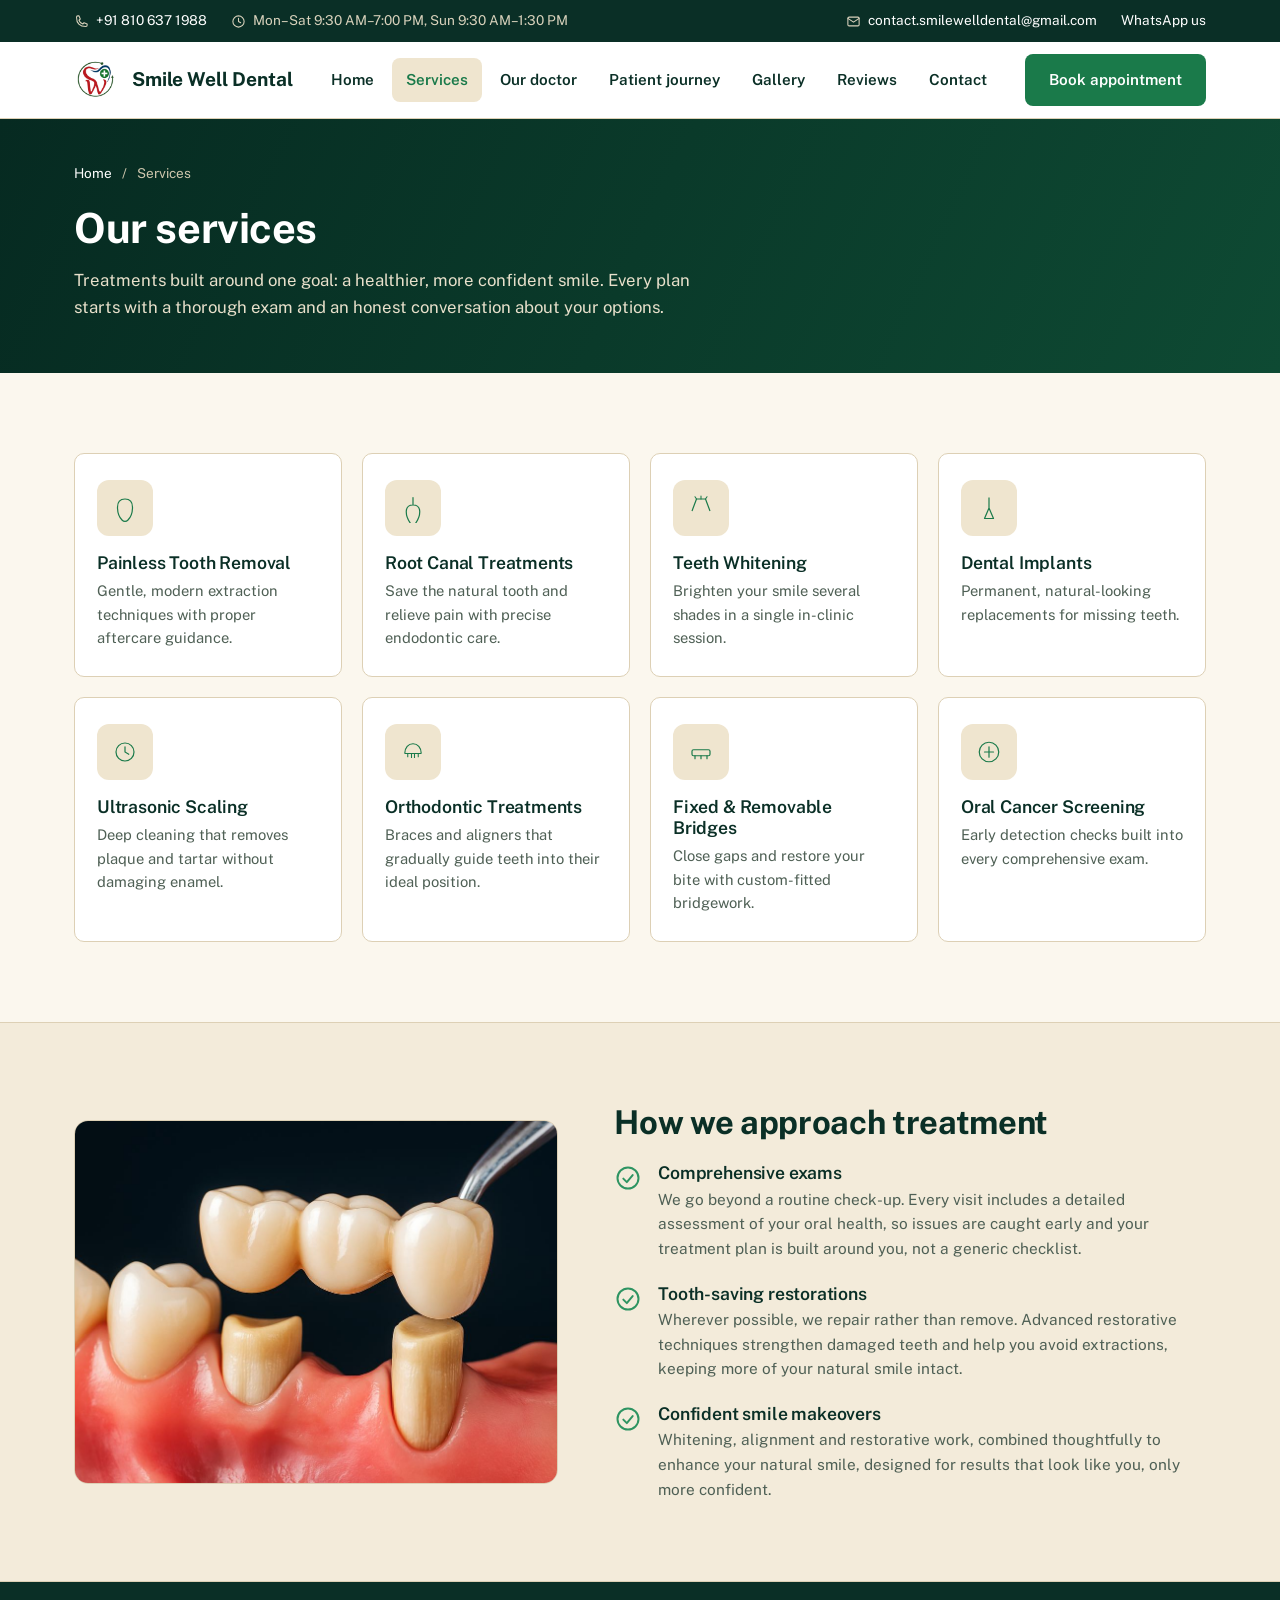
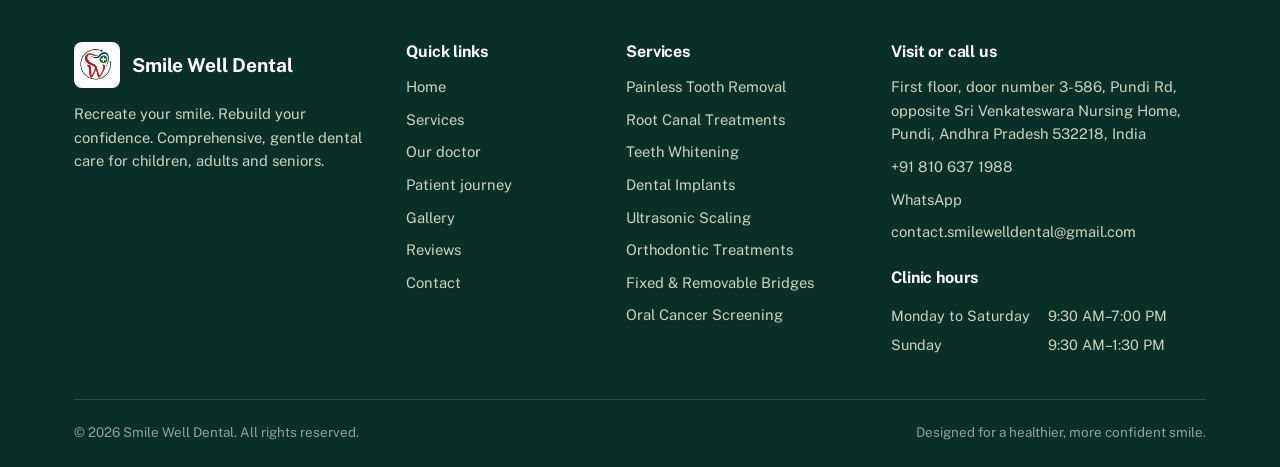
<file: treatments.html>
<!DOCTYPE html>
<html lang="en">
<head>
<meta charset="UTF-8">
<meta name="viewport" content="width=device-width, initial-scale=1.0">
<title>Services — Smile Well Dental</title>
<meta name="description" content="Painless extractions, root canals, whitening, implants, scaling, orthodontics, bridges and oral cancer screening at Smile Well Dental.">
<link rel="preconnect" href="https://fonts.googleapis.com">
<link rel="preconnect" href="https://fonts.gstatic.com" crossorigin>
<link href="https://fonts.googleapis.com/css2?family=Public+Sans:wght@400;500;600;700&display=swap" rel="stylesheet">
<link rel="stylesheet" href="styles.css">
</head>
<body>

<div class="topbar">
  <div class="wrap">
    <ul>
      <li><svg viewBox="0 0 24 24" fill="none" stroke="currentColor" stroke-width="1.7" stroke-linecap="round" stroke-linejoin="round" aria-hidden="true" ><path d="M4 5c0-1 1-2 2-2h2l2 5-2 2c1 3 3 5 6 6l2-2 5 2v2c0 1-1 2-2 2C9 20 4 15 4 5z"/></svg><a href="tel:+918106371988">+91 810 637 1988</a></li>
      <li class="hide-sm"><svg viewBox="0 0 24 24" fill="none" stroke="currentColor" stroke-width="1.7" stroke-linecap="round" stroke-linejoin="round" aria-hidden="true" ><circle cx="12" cy="12" r="9"/><path d="M12 7v5l3.5 2"/></svg>Mon&ndash;Sat 9:30 AM&ndash;7:00 PM, Sun 9:30 AM&ndash;1:30 PM</li>
    </ul>
    <ul>
      <li class="hide-sm"><svg viewBox="0 0 24 24" fill="none" stroke="currentColor" stroke-width="1.7" stroke-linecap="round" stroke-linejoin="round" aria-hidden="true" ><rect x="3" y="5" width="18" height="14" rx="2"/><path d="M3 7l9 6 9-6"/></svg><a href="mailto:contact.smilewelldental@gmail.com">contact.smilewelldental@gmail.com</a></li>
      <li><a href="https://wa.me/918106371988" target="_blank" rel="noopener">WhatsApp us</a></li>
    </ul>
  </div>
</div>
<header class="site">
  <div class="wrap nav">
    <a href="index.html" class="brand" aria-label="Smile Well Dental, home">
      <img class="mark" src="logo.png" alt="">
      <span><b>Smile Well Dental</b></span>
    </a>
    <nav class="nav-links" id="navLinks" aria-label="Main">
      <a href="index.html">Home</a><a href="treatments.html" class="active" aria-current="page">Services</a><a href="dentist.html">Our doctor</a><a href="how-it-works.html">Patient journey</a><a href="gallery.html">Gallery</a><a href="reviews.html">Reviews</a><a href="contact.html">Contact</a>
    </nav>
    <div class="nav-cta">
      <a class="btn btn-primary" href="contact.html">Book appointment</a>
      <button class="hamburger" id="hamburger" aria-label="Toggle menu" aria-expanded="false" aria-controls="navLinks"><span></span><span></span><span></span></button>
    </div>
  </div>
</header>

<main>
<section class="page-banner">
  <div class="wrap">
    <nav class="crumbs" aria-label="Breadcrumb"><a href="index.html">Home</a><span aria-hidden="true">/</span><span aria-current="page">Services</span></nav>
    <h1>Our services</h1>
    <p>Treatments built around one goal: a healthier, more confident smile. Every plan starts with a thorough exam and an honest conversation about your options.</p>
  </div>
</section><section class="block"><div class="wrap"><div class="services-grid"><div class="service-card"><span class="ico-wrap"><svg class="ico" viewBox="0 0 40 40" fill="none"><path d="M20 8c-6 0-10 4-10 11 0 7 3 14 6 17 1.3 1.3 2.6 1.8 4 1.8s2.7-.5 4-1.8c3-3 6-10 6-17 0-7-4-11-10-11z" stroke="currentColor" stroke-width="1.6"/></svg></span><h3>Painless Tooth Removal</h3><p>Gentle, modern extraction techniques with proper aftercare guidance.</p></div><div class="service-card"><span class="ico-wrap"><svg class="ico" viewBox="0 0 40 40" fill="none"><path d="M20 6v10M20 16c-6 0-9 4-9 9 0 6 3 12 6 16M20 16c6 0 9 4 9 9 0 6-3 12-6 16" stroke="currentColor" stroke-width="1.6" stroke-linecap="round"/></svg></span><h3>Root Canal Treatments</h3><p>Save the natural tooth and relieve pain with precise endodontic care.</p></div><div class="service-card"><span class="ico-wrap"><svg class="ico" viewBox="0 0 40 40" fill="none"><path d="M8 24l6-16h12l6 16" stroke="currentColor" stroke-width="1.6" stroke-linejoin="round"/><path d="M20 8v-4M14 8l-2-3M26 8l2-3" stroke="currentColor" stroke-width="1.4" stroke-linecap="round"/></svg></span><h3>Teeth Whitening</h3><p>Brighten your smile several shades in a single in-clinic session.</p></div><div class="service-card"><span class="ico-wrap"><svg class="ico" viewBox="0 0 40 40" fill="none"><path d="M20 6v14M20 20l-6 14h12l-6-14z" stroke="currentColor" stroke-width="1.6" stroke-linejoin="round"/></svg></span><h3>Dental Implants</h3><p>Permanent, natural-looking replacements for missing teeth.</p></div><div class="service-card"><span class="ico-wrap"><svg class="ico" viewBox="0 0 40 40" fill="none"><circle cx="20" cy="20" r="12" stroke="currentColor" stroke-width="1.6"/><path d="M20 13v7l5 3" stroke="currentColor" stroke-width="1.6" stroke-linecap="round"/></svg></span><h3>Ultrasonic Scaling</h3><p>Deep cleaning that removes plaque and tartar without damaging enamel.</p></div><div class="service-card"><span class="ico-wrap"><svg class="ico" viewBox="0 0 40 40" fill="none"><path d="M9 22c0-8 5-13 11-13s11 5 11 13" stroke="currentColor" stroke-width="1.6"/><path d="M9 22h22M13 22v5M18 22v6M22 22v6M27 22v5" stroke="currentColor" stroke-width="1.4"/></svg></span><h3>Orthodontic Treatments</h3><p>Braces and aligners that gradually guide teeth into their ideal position.</p></div><div class="service-card"><span class="ico-wrap"><svg class="ico" viewBox="0 0 40 40" fill="none"><rect x="8" y="17" width="24" height="8" rx="2" stroke="currentColor" stroke-width="1.6"/><path d="M12 25v4M20 25v4M28 25v4" stroke="currentColor" stroke-width="1.6" stroke-linecap="round"/></svg></span><h3>Fixed &amp; Removable Bridges</h3><p>Close gaps and restore your bite with custom-fitted bridgework.</p></div><div class="service-card"><span class="ico-wrap"><svg class="ico" viewBox="0 0 40 40" fill="none"><circle cx="20" cy="20" r="13" stroke="currentColor" stroke-width="1.6"/><path d="M20 13v14M14 20h12" stroke="currentColor" stroke-width="1.6" stroke-linecap="round"/></svg></span><h3>Oral Cancer Screening</h3><p>Early detection checks built into every comprehensive exam.</p></div></div></div></section><section class="block tint"><div class="wrap split"><div class="split-media"><img src="why-restorations.jpg" alt="Dental bridge restoration close-up"></div><div><h2>How we approach treatment</h2><ul class="why-list"><li><svg viewBox="0 0 24 24" fill="none" stroke="currentColor" stroke-width="1.7" stroke-linecap="round" stroke-linejoin="round" aria-hidden="true" ><circle cx="12" cy="12" r="9"/><path d="M8 12.5l3 3 5-6"/></svg><div><h3>Comprehensive exams</h3><p>We go beyond a routine check-up. Every visit includes a detailed assessment of your oral health, so issues are caught early and your treatment plan is built around you, not a generic checklist.</p></div></li><li><svg viewBox="0 0 24 24" fill="none" stroke="currentColor" stroke-width="1.7" stroke-linecap="round" stroke-linejoin="round" aria-hidden="true" ><circle cx="12" cy="12" r="9"/><path d="M8 12.5l3 3 5-6"/></svg><div><h3>Tooth-saving restorations</h3><p>Wherever possible, we repair rather than remove. Advanced restorative techniques strengthen damaged teeth and help you avoid extractions, keeping more of your natural smile intact.</p></div></li><li><svg viewBox="0 0 24 24" fill="none" stroke="currentColor" stroke-width="1.7" stroke-linecap="round" stroke-linejoin="round" aria-hidden="true" ><circle cx="12" cy="12" r="9"/><path d="M8 12.5l3 3 5-6"/></svg><div><h3>Confident smile makeovers</h3><p>Whitening, alignment and restorative work, combined thoughtfully to enhance your natural smile, designed for results that look like you, only more confident.</p></div></li></ul></div></div></section>
</main>

<footer>
  <div class="wrap">
    <div class="foot-grid">
      <div>
        <div class="brand"><img class="mark" src="logo.png" alt=""><span><b>Smile Well Dental</b></span></div>
        <p class="foot-about">Recreate your smile. Rebuild your confidence. Comprehensive, gentle dental care for children, adults and seniors.</p>
      </div>
      <div><h4>Quick links</h4><ul><li><a href="index.html">Home</a></li><li><a href="treatments.html">Services</a></li><li><a href="dentist.html">Our doctor</a></li><li><a href="how-it-works.html">Patient journey</a></li><li><a href="gallery.html">Gallery</a></li><li><a href="reviews.html">Reviews</a></li><li><a href="contact.html">Contact</a></li></ul></div>
      <div><h4>Services</h4><ul><li><a href="treatments.html">Painless Tooth Removal</a></li><li><a href="treatments.html">Root Canal Treatments</a></li><li><a href="treatments.html">Teeth Whitening</a></li><li><a href="treatments.html">Dental Implants</a></li><li><a href="treatments.html">Ultrasonic Scaling</a></li><li><a href="treatments.html">Orthodontic Treatments</a></li><li><a href="treatments.html">Fixed &amp; Removable Bridges</a></li><li><a href="treatments.html">Oral Cancer Screening</a></li></ul></div>
      <div>
        <h4>Visit or call us</h4>
        <ul class="foot-contact">
          <li>First floor, door number 3-586, Pundi Rd, opposite Sri Venkateswara Nursing Home, Pundi, Andhra Pradesh 532218, India</li>
          <li><a href="tel:+918106371988">+91 810 637 1988</a></li>
          <li><a href="https://wa.me/918106371988" target="_blank" rel="noopener">WhatsApp</a></li>
          <li><a href="mailto:contact.smilewelldental@gmail.com">contact.smilewelldental@gmail.com</a></li>
        </ul>
        <h4 class="mt">Clinic hours</h4>
        <table class="hours"><tr><td>Monday to Saturday</td><td>9:30 AM&ndash;7:00 PM</td></tr><tr><td>Sunday</td><td>9:30 AM&ndash;1:30 PM</td></tr></table>
      </div>
    </div>
    <div class="foot-bottom">
      <span>&copy; 2026 Smile Well Dental. All rights reserved.</span>
      <span>Designed for a healthier, more confident smile.</span>
    </div>
  </div>
</footer>

<script src="reviews-data.js"></script>
<script src="script.js"></script>
</body>
</html>
</file>
<file: styles.css>
:root{
  --navy:#0A2F26;        /* midnight green */
  --blue:#1A7A4A;        /* pine green (primary) */
  --blue-dark:#11593A;
  --blue-tint:#EFE5CF;   /* soft beige */
  --teal:#2E9462;
  --mist:#F3EBDA;        /* beige */
  --line:#DDD0B5;
  --text:#2B3B33;
  --muted:#4F6055;
  --radius:10px;
  --maxw:1180px;
}
*{box-sizing:border-box;}
html{scroll-behavior:smooth;}
@media (prefers-reduced-motion:reduce){
  html{scroll-behavior:auto;}
  *{transition:none !important;animation:none !important;}
}
body{
  margin:0;font-family:'Public Sans',system-ui,-apple-system,'Segoe UI',sans-serif;
  color:var(--text);background:#FBF7EE;line-height:1.6;-webkit-font-smoothing:antialiased;
  display:flex;flex-direction:column;min-height:100vh;
}
main{flex:1;}
h1,h2,h3,h4{color:var(--navy);margin:0 0 .5em;line-height:1.2;font-weight:700;letter-spacing:-0.01em;}
h1{font-size:clamp(2rem,4vw,3.1rem);}
h2{font-size:clamp(1.55rem,2.6vw,2.05rem);}
h3{font-size:1.1rem;font-weight:600;}
p{margin:0 0 1em;}
a{color:var(--blue);text-decoration:none;}
img,svg{display:block;max-width:100%;}
button{font-family:inherit;cursor:pointer;}
:focus-visible{outline:3px solid var(--blue);outline-offset:2px;}
.wrap{max-width:var(--maxw);margin:0 auto;padding:0 24px;}

/* ---------- Top utility bar ---------- */
.topbar{background:var(--navy);color:#D9D2BC;font-size:.85rem;}
.topbar .wrap{display:flex;justify-content:space-between;align-items:center;gap:8px 24px;min-height:42px;flex-wrap:wrap;}
.topbar ul{list-style:none;margin:0;padding:0;display:flex;gap:6px 24px;flex-wrap:wrap;align-items:center;}
.topbar li{display:flex;align-items:center;}
.topbar a{color:#fff;}
.topbar a:hover{text-decoration:underline;}
.topbar svg{width:15px;height:15px;margin-right:7px;flex:none;}

/* ---------- Header ---------- */
header.site{position:sticky;top:0;z-index:50;background:#fff;border-bottom:1px solid var(--line);}
.nav{display:flex;align-items:center;justify-content:space-between;gap:20px;min-height:76px;}
.brand{display:flex;align-items:center;gap:12px;color:var(--navy);}
.brand .mark{width:46px;height:46px;object-fit:contain;flex:none;}
.brand b{display:block;font-size:1.2rem;line-height:1.1;font-weight:700;}
.brand small{display:block;font-size:.8rem;color:var(--muted);font-weight:500;}
.nav-links{display:flex;gap:4px;align-items:center;}
.nav-links a{color:var(--navy);font-weight:600;font-size:.95rem;padding:10px 14px;border-radius:8px;}
.nav-links a:hover{background:var(--mist);}
.nav-links a.active{color:var(--blue);background:var(--blue-tint);}
.nav-cta{display:flex;align-items:center;gap:10px;}
.hamburger{display:none;background:none;border:1px solid var(--line);border-radius:8px;padding:10px;}
.hamburger span{display:block;width:22px;height:2px;background:var(--navy);margin:4px 0;border-radius:2px;}

/* ---------- Buttons ---------- */
.btn{
  display:inline-flex;align-items:center;justify-content:center;gap:8px;
  padding:12px 22px;border-radius:8px;border:2px solid transparent;
  font-weight:600;font-size:.95rem;white-space:nowrap;font-family:inherit;
  transition:background .2s,color .2s,border-color .2s;
}
.btn-primary{background:var(--blue);color:#fff;}
.btn-primary:hover{background:var(--blue-dark);}
.btn-outline{border-color:var(--blue);color:var(--blue);background:transparent;}
.btn-outline:hover{background:var(--blue);color:#fff;}
.btn-light{background:#F3EBDA;color:var(--blue-dark);}
.btn-light:hover{background:#E8DCC2;}
.btn-outline-light{border-color:rgba(255,255,255,.85);color:#fff;background:transparent;}
.btn-outline-light:hover{background:#F3EBDA;color:var(--blue-dark);}
.btn[disabled]{opacity:.7;cursor:progress;}

/* ---------- Hero ---------- */
.hero{background:linear-gradient(115deg,#062A21 0%,#0E4A33 50%,#1A7A4A 100%);color:#fff;padding:72px 0 120px;}
.hero-grid{display:grid;grid-template-columns:1.1fr .9fr;gap:56px;align-items:center;}
.hero h1{color:#fff;max-width:16ch;}
.hero .lead{font-size:1.1rem;color:#E8E0CB;max-width:50ch;margin-bottom:1.6em;}
.hero-ctas{display:flex;gap:12px;flex-wrap:wrap;}
.hero-media{position:relative;}
.hero-media img{width:100%;aspect-ratio:4/3;object-fit:cover;border-radius:14px;border:4px solid rgba(255,255,255,.18);}
.hero-hours{
  position:absolute;left:-24px;bottom:-24px;background:#fff;color:var(--text);
  border-radius:var(--radius);padding:14px 18px;font-size:.88rem;line-height:1.5;
  box-shadow:0 12px 30px -12px rgba(8,35,31,.45);border-left:4px solid var(--teal);
}
.hero-hours strong{display:block;color:var(--navy);font-size:.95rem;margin-bottom:2px;}

/* ---------- Quick access ---------- */
.quick{margin-top:-64px;position:relative;z-index:5;}
.quick-grid{display:grid;grid-template-columns:repeat(3,1fr);gap:16px;}
.quick-tile{
  display:flex;gap:14px;align-items:center;background:#fff;border:1px solid var(--line);
  border-radius:var(--radius);padding:20px 18px;color:var(--muted);font-size:.88rem;line-height:1.4;
  box-shadow:0 14px 32px -20px rgba(8,35,31,.5);transition:border-color .2s;
}
.quick-tile b{display:block;color:var(--navy);font-size:1rem;margin-bottom:2px;}
.quick-tile:hover{border-color:var(--blue);}
.q-ico{width:46px;height:46px;border-radius:50%;background:var(--blue-tint);color:var(--blue);display:flex;align-items:center;justify-content:center;flex:none;}
.q-ico svg{width:22px;height:22px;}

/* ---------- Sections ---------- */
.block{padding:80px 0;}
.block.tint{background:var(--mist);border-top:1px solid var(--line);border-bottom:1px solid var(--line);}
.section-head{display:flex;justify-content:space-between;align-items:flex-end;gap:24px;margin-bottom:36px;flex-wrap:wrap;}
.section-head > div{max-width:680px;}
.section-head p{color:var(--muted);margin:0;}
.section-head h2{margin-bottom:.35em;}

/* ---------- Page banner (inner pages) ---------- */
.page-banner{background:linear-gradient(115deg,#062A21 0%,#0E4A33 100%);color:#fff;padding:44px 0 52px;}
.page-banner h1{color:#fff;font-size:clamp(1.8rem,3.4vw,2.6rem);margin-bottom:.35em;}
.page-banner p{color:#E8E0CB;max-width:62ch;margin:0;font-size:1.05rem;}
.crumbs{display:flex;gap:10px;font-size:.85rem;color:#CFC7AE;margin-bottom:18px;}
.crumbs a{color:#fff;}
.crumbs a:hover{text-decoration:underline;}

/* ---------- Services ---------- */
.services-grid{display:grid;grid-template-columns:repeat(4,1fr);gap:20px;}
.service-card{
  display:block;background:#fff;border:1px solid var(--line);border-radius:var(--radius);
  padding:26px 22px;color:var(--text);transition:border-color .2s, box-shadow .2s;
}
a.service-card:hover{border-color:var(--blue);box-shadow:0 10px 24px -18px rgba(8,35,31,.6);}
.ico-wrap{width:56px;height:56px;border-radius:12px;background:var(--blue-tint);color:var(--blue);display:flex;align-items:center;justify-content:center;margin-bottom:16px;}
.ico-wrap .ico{width:30px;height:30px;}
.service-card h3{margin-bottom:.35em;}
.service-card p{font-size:.92rem;color:var(--muted);margin:0;}

/* ---------- Split: image + list ---------- */
.split{display:grid;grid-template-columns:.9fr 1.1fr;gap:56px;align-items:center;}
.split-media img{width:100%;aspect-ratio:4/3;object-fit:cover;border-radius:14px;border:1px solid var(--line);}
.why-list{list-style:none;margin:20px 0 0;padding:0;display:flex;flex-direction:column;gap:22px;}
.why-list li{display:flex;gap:16px;align-items:flex-start;}
.why-list svg{width:28px;height:28px;color:var(--teal);flex:none;margin-top:2px;}
.why-list h3{margin-bottom:.2em;}
.why-list p{margin:0;color:var(--muted);font-size:.96rem;}

/* ---------- Doctor ---------- */
.doctor-card{display:grid;grid-template-columns:300px 1fr;background:#fff;border:1px solid var(--line);border-radius:14px;overflow:hidden;}
.doctor-photo{background:var(--mist);}
.doctor-photo img{width:100%;height:100%;min-height:320px;object-fit:cover;}
.doctor-info{padding:36px 40px;display:flex;flex-direction:column;align-items:flex-start;}
.doctor-name{font-size:1.7rem;margin-bottom:.1em;}
.doctor-title{color:var(--blue);font-weight:600;margin-bottom:1em;}
.doctor-info > p{max-width:62ch;}
.facts{display:grid;grid-template-columns:repeat(2,1fr);gap:0;margin:6px 0 26px;width:100%;border-top:1px solid var(--line);}
.facts div{padding:12px 16px 12px 0;border-bottom:1px solid var(--line);}
.facts dt{font-size:.82rem;color:var(--muted);font-weight:500;}
.facts dd{margin:0;color:var(--navy);font-weight:600;}

/* ---------- Steps ---------- */
.steps{list-style:none;margin:0;padding:0;display:grid;grid-template-columns:repeat(4,1fr);gap:20px;counter-reset:step;}
.step{background:#fff;border:1px solid var(--line);border-top:4px solid var(--blue);border-radius:var(--radius);padding:24px 22px;}
.step-n{display:flex;width:36px;height:36px;border-radius:50%;background:var(--blue);color:#fff;font-weight:700;align-items:center;justify-content:center;margin-bottom:14px;}
.step p{margin:0;color:var(--muted);font-size:.94rem;}

/* ---------- CTA band ---------- */
.cta-band{background:linear-gradient(115deg,#062A21 0%,#1A7A4A 100%);color:#fff;padding:56px 0;}
.cta-inner{display:flex;justify-content:space-between;align-items:center;gap:28px;flex-wrap:wrap;}
.cta-band h2{color:#fff;margin-bottom:.3em;}
.cta-band p{color:#E8E0CB;margin:0;max-width:56ch;}
.cta-actions{display:flex;gap:12px;flex-wrap:wrap;}
.stars{color:#FFC94D;letter-spacing:.15em;font-size:1.15rem;margin-bottom:6px;}

/* ---------- Gallery ---------- */
.gallery-grid{display:grid;grid-template-columns:repeat(3,1fr);gap:20px;}
.gallery-slot{margin:0;background:#fff;border:1px solid var(--line);border-radius:var(--radius);overflow:hidden;}
.gallery-slot img{width:100%;aspect-ratio:4/3;object-fit:cover;}
.gallery-slot figcaption{padding:12px 16px;font-size:.9rem;font-weight:500;color:var(--navy);border-top:1px solid var(--line);}

/* ---------- Contact ---------- */
.contact-grid{display:grid;grid-template-columns:1fr 1.1fr;gap:32px;align-items:start;}
.panel{background:#fff;border:1px solid var(--line);border-radius:14px;padding:30px;}
.panel-title{font-size:1.25rem;margin-bottom:1em;padding-bottom:.7em;border-bottom:1px solid var(--line);}
.contact-list{list-style:none;margin:0;padding:0;display:flex;flex-direction:column;gap:18px;}
.contact-list li{display:flex;gap:14px;align-items:flex-start;font-size:.95rem;}
.contact-list strong{color:var(--navy);}
.contact-list .ic{width:22px;height:22px;color:var(--blue);flex:none;margin-top:2px;}
.contact-list a{color:var(--blue);}
.contact-list a:hover{text-decoration:underline;}
.map-embed{border-radius:14px;overflow:hidden;border:1px solid var(--line);margin-top:24px;}
.map-embed iframe{width:100%;height:260px;border:0;display:block;}
form{display:grid;grid-template-columns:1fr 1fr;gap:16px;}
.field{display:flex;flex-direction:column;gap:6px;}
.field.full,form .btn,.form-note{grid-column:1 / -1;}
.field label{font-size:.85rem;font-weight:600;color:var(--navy);}
.field input,.field select,.field textarea{
  padding:12px 14px;border-radius:8px;border:1px solid #C9BEA3;background:#fff;
  font-family:inherit;font-size:.95rem;color:var(--text);
}
.field textarea{resize:vertical;min-height:90px;}
.field input:focus,.field select:focus,.field textarea:focus{outline:3px solid var(--blue-tint);border-color:var(--blue);}
.form-note{font-size:.85rem;color:var(--muted);margin:0;}

/* ---------- Footer ---------- */
footer{background:var(--navy);color:#CBD3C2;padding:60px 0 24px;margin-top:auto;}
.foot-grid{display:grid;grid-template-columns:1.3fr .8fr 1fr 1.4fr;gap:40px;padding-bottom:40px;border-bottom:1px solid rgba(255,255,255,.14);}
footer .brand{color:#fff;margin-bottom:14px;}
footer .brand small{color:#AAB9A6;}
footer .brand .mark{background:#fff;border-radius:8px;padding:3px;}
.foot-about{font-size:.92rem;max-width:34ch;}
footer h4{color:#fff;font-size:1rem;margin:0 0 14px;}
footer h4.mt{margin-top:24px;}
footer ul{list-style:none;margin:0;padding:0;display:flex;flex-direction:column;gap:9px;font-size:.92rem;}
footer a{color:#CBD3C2;}
footer a:hover{color:#fff;text-decoration:underline;}
.hours{font-size:.9rem;border-collapse:collapse;}
.hours td{padding:3px 18px 3px 0;vertical-align:top;}
.foot-bottom{display:flex;justify-content:space-between;gap:10px;flex-wrap:wrap;padding-top:22px;font-size:.84rem;color:#8FA495;}

/* ---------- Responsive ---------- */
@media (max-width:1020px){
  .hero-grid,.split,.contact-grid{grid-template-columns:1fr;}
  .hero{padding-bottom:110px;}
  .hero-media{max-width:520px;}
  .hero-hours{left:12px;}
  .services-grid{grid-template-columns:repeat(2,1fr);}
  .steps{grid-template-columns:repeat(2,1fr);}
  .gallery-grid{grid-template-columns:repeat(2,1fr);}
  .doctor-card{grid-template-columns:1fr;}
  .doctor-photo img{min-height:0;aspect-ratio:16/10;object-position:center 25%;}
  .foot-grid{grid-template-columns:1fr 1fr;}
}
@media (max-width:860px){
  .quick-grid{grid-template-columns:1fr;}
}
@media (max-width:900px){
  .hamburger{display:block;}
  .nav-links{
    display:none;position:absolute;top:100%;left:0;right:0;background:#fff;
    flex-direction:column;align-items:stretch;gap:2px;padding:12px 24px 20px;
    border-bottom:1px solid var(--line);box-shadow:0 18px 30px -20px rgba(8,35,31,.5);
  }
  .nav-links.open{display:flex;}
  .nav-links a{padding:12px 14px;}
}
@media (max-width:620px){
  .hide-sm{display:none !important;}
  .nav-cta .btn{display:none;}
  .block{padding:56px 0;}
  .quick-grid,.services-grid,.steps,.gallery-grid,.foot-grid{grid-template-columns:1fr;}
  .facts{grid-template-columns:1fr;}
  form{grid-template-columns:1fr;}
  .doctor-info,.panel{padding:24px 20px;}
  .hero{padding:48px 0 100px;}
  .hero-hours{position:static;margin-top:14px;}
  .cta-actions .btn{flex:1;}
}

/* ---------- Reviews ---------- */
[hidden]{display:none !important;}
.rating-panel{display:flex;align-items:center;gap:20px 36px;flex-wrap:wrap;background:#fff;border:1px solid var(--line);border-radius:14px;padding:28px 32px;margin-bottom:32px;}
.rating-score{display:flex;flex-direction:column;align-items:flex-start;padding-right:36px;border-right:1px solid var(--line);}
.rating-score b{font-size:2.8rem;line-height:1;color:var(--navy);}
.rating-score small{color:var(--muted);font-size:.85rem;}
.rating-text{flex:1;min-width:240px;}
.rating-text h2{font-size:1.35rem;margin-bottom:.25em;}
.rating-text p{margin:0;color:var(--muted);}
.rating-actions{display:flex;gap:12px;flex-wrap:wrap;}
.reviews-grid{display:grid;grid-template-columns:repeat(3,1fr);gap:20px;}
.review{margin:0;background:#fff;border:1px solid var(--line);border-radius:var(--radius);padding:24px 22px;display:flex;flex-direction:column;gap:14px;}
.r-stars{color:#E8A317;letter-spacing:.12em;font-size:1.1rem;}
.review blockquote{margin:0;color:var(--text);flex:1;}
.review figcaption{display:flex;flex-wrap:wrap;align-items:baseline;gap:2px 10px;font-size:.88rem;border-top:1px solid var(--line);padding-top:12px;}
.review figcaption b{color:var(--navy);}
.review figcaption span{color:var(--muted);}
.review figcaption em{font-style:normal;color:var(--blue);margin-left:auto;font-weight:600;}
@media (max-width:1020px){ .reviews-grid{grid-template-columns:repeat(2,1fr);} }
@media (max-width:760px){ .rating-score{border-right:0;padding-right:0;} }
@media (max-width:620px){ .reviews-grid{grid-template-columns:1fr;} .rating-panel{padding:22px 20px;} }

.embed-wrap{margin-top:8px;min-height:120px;}
.reviews-grid:not([hidden]) + .embed-wrap{margin-top:32px;}
</file>
